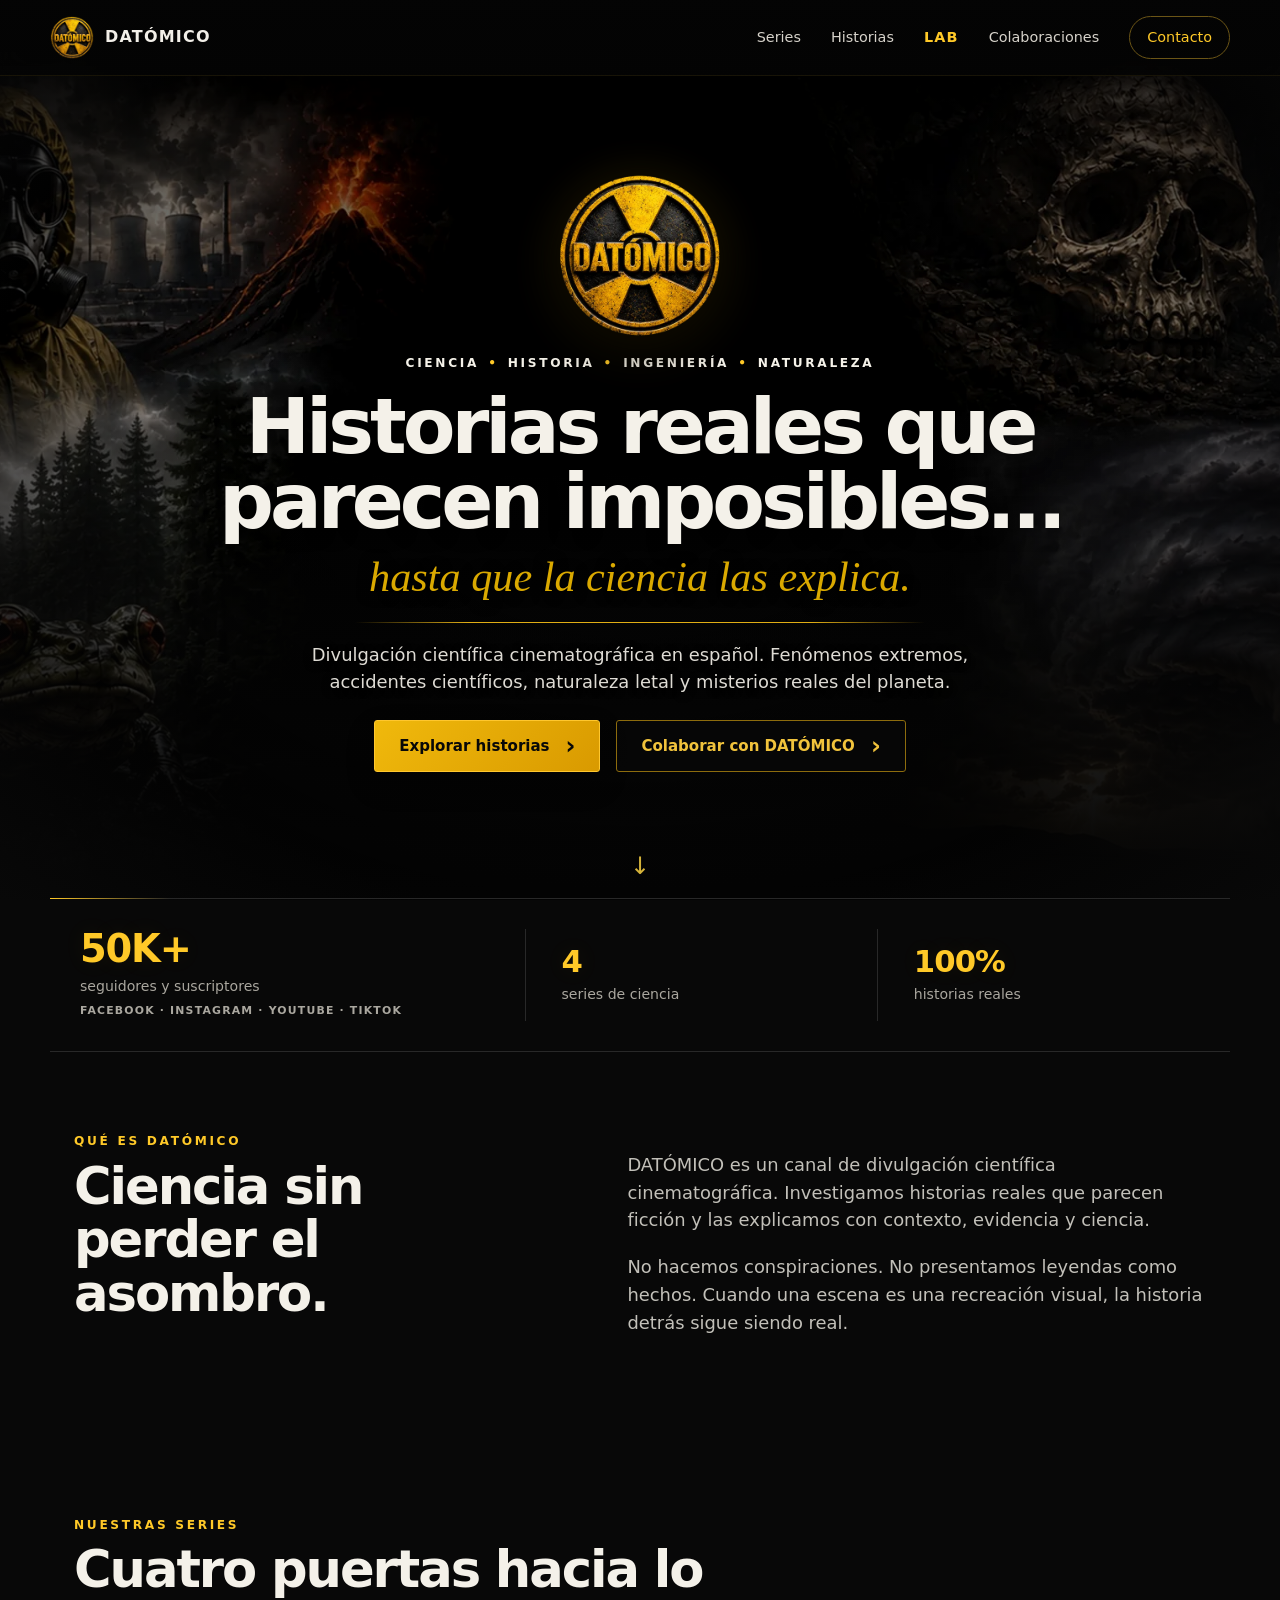
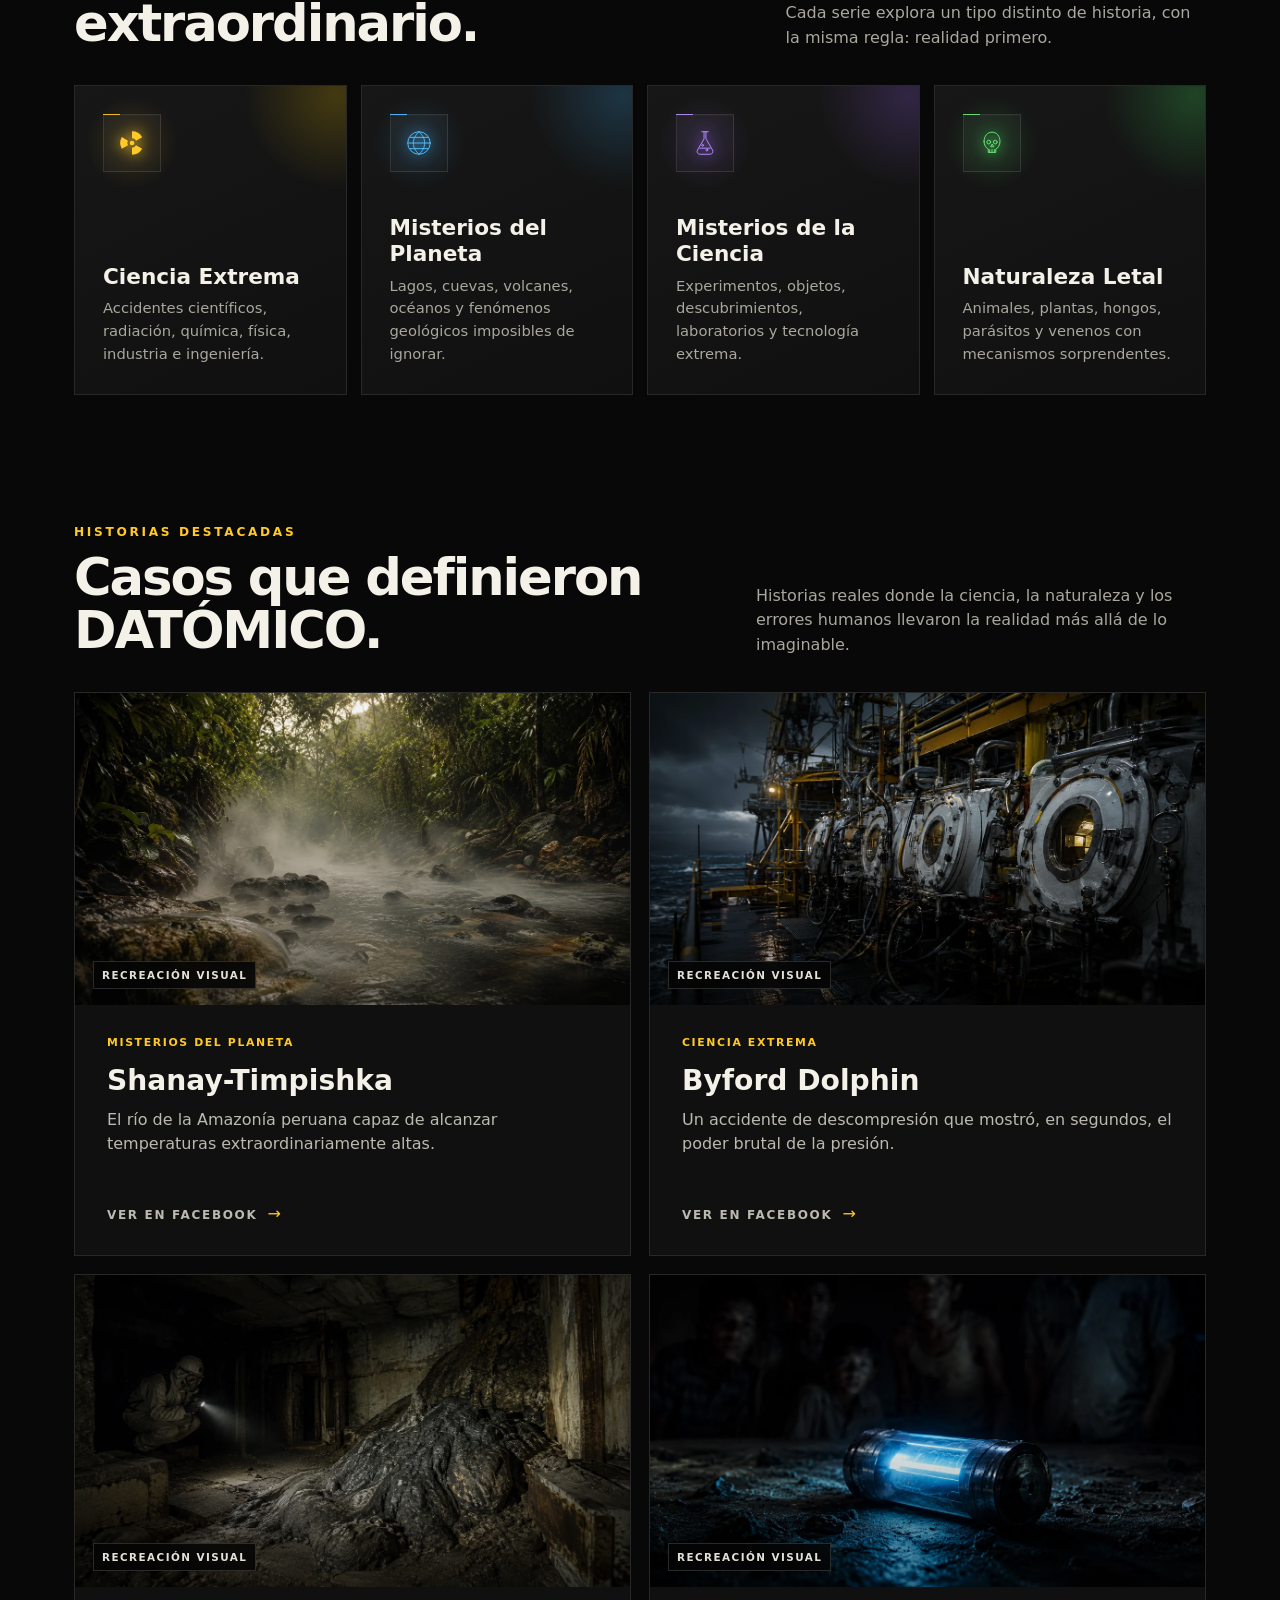
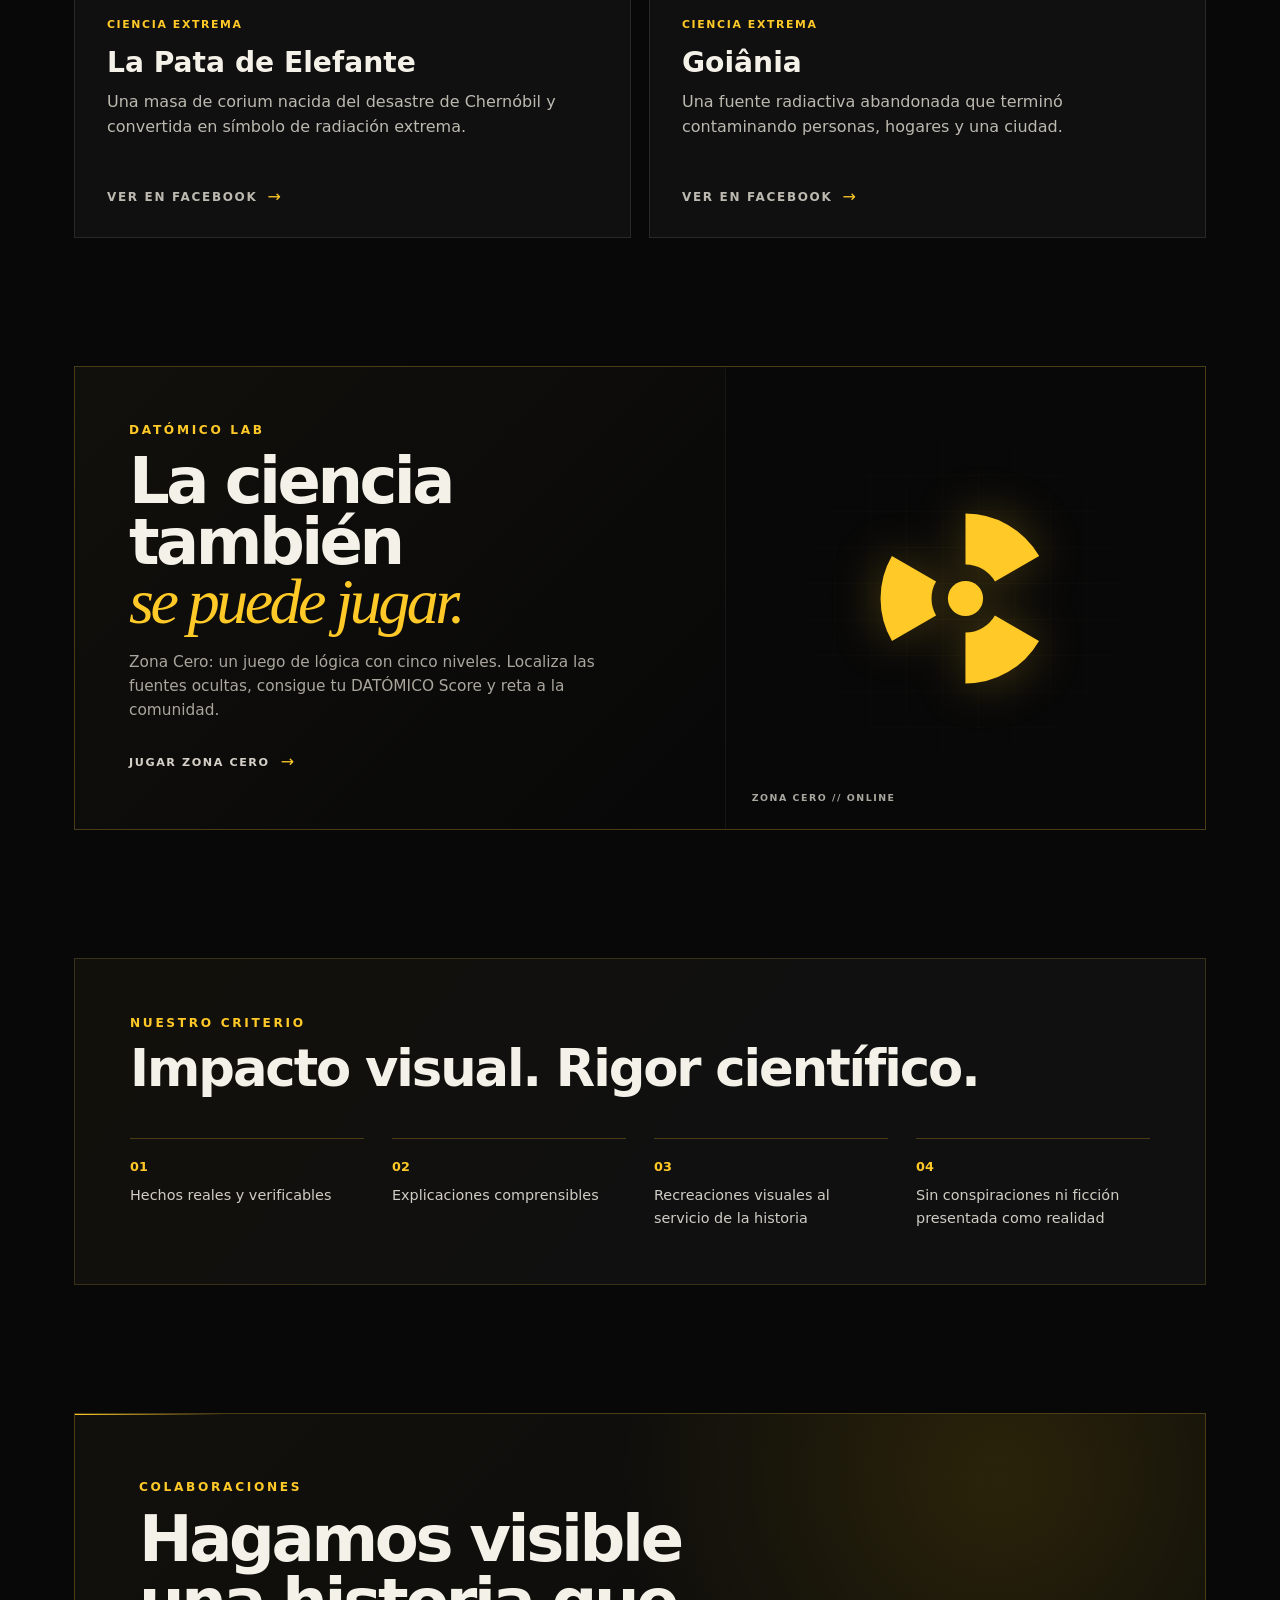
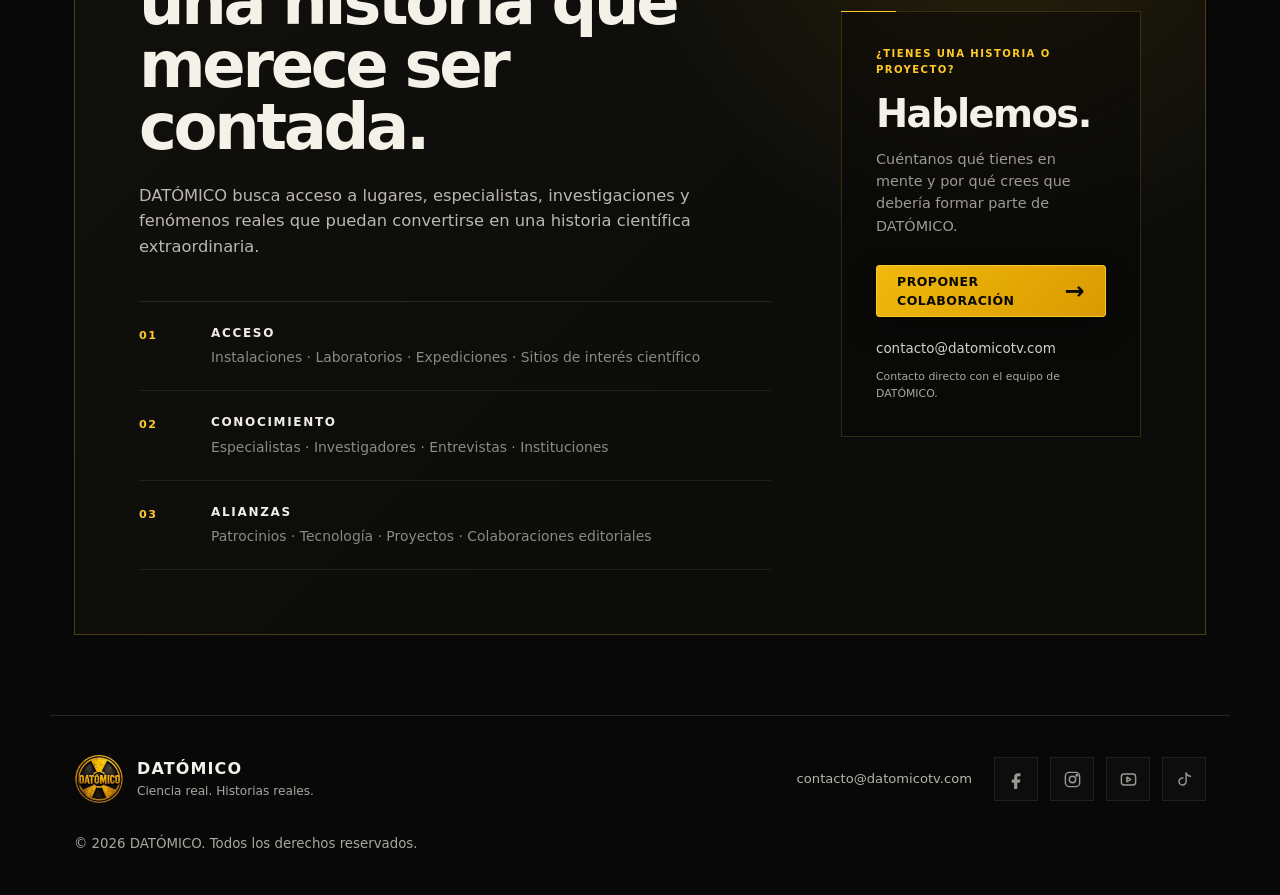
<file: index.html>
<!doctype html>
<html lang="es-MX">

<head>

  <!-- =====================================================
       CONFIGURACIÓN BÁSICA
  ====================================================== -->

  <meta charset="utf-8" />
  <meta name="viewport" content="width=device-width, initial-scale=1, viewport-fit=cover" />


  <!-- =====================================================
       GOOGLE ANALYTICS 4
  ====================================================== -->

  <script async src="https://www.googletagmanager.com/gtag/js?id=G-4RXF2WEG4E"></script>

  <script>
    window.dataLayer = window.dataLayer || [];

    function gtag() {
      dataLayer.push(arguments);
    }

    gtag('js', new Date());
    gtag('config', 'G-4RXF2WEG4E');
  </script>


  <!-- =====================================================
       STRUCTURED DATA / SCHEMA.ORG
  ====================================================== -->

  <script type="application/ld+json">
  {
    "@context": "https://schema.org",
    "@graph": [
      {
        "@type": "Organization",
        "@id": "https://datomicotv.com/#organization",
        "name": "DATÓMICO",
        "url": "https://datomicotv.com/",
        "logo": {
          "@type": "ImageObject",
          "url": "https://datomicotv.com/assets/datomico-logo.png"
        },
        "description": "Canal de divulgación científica cinematográfica en español. Historias reales que parecen imposibles, explicadas por la ciencia.",
        "email": "contacto@datomicotv.com",
        "sameAs": [
          "https://www.facebook.com/datomicotv",
          "https://www.instagram.com/datomicotv",
          "https://www.youtube.com/@DatomicoTV",
          "https://www.tiktok.com/@datomicotv"
        ]
      },
      {
        "@type": "WebSite",
        "@id": "https://datomicotv.com/#website",
        "url": "https://datomicotv.com/",
        "name": "DATÓMICO",
        "description": "Historias reales que parecen imposibles, explicadas por la ciencia.",
        "publisher": {
          "@id": "https://datomicotv.com/#organization"
        },
        "inLanguage": "es-MX"
      }
    ]
  }
  </script>


  <!-- =====================================================
       SEO
  ====================================================== -->

  <title>DATÓMICO | Ciencia, historia, ingeniería y naturaleza</title>

  <meta
    name="description"
    content="Historias reales que parecen imposibles, explicadas por la ciencia. DATÓMICO explora fenómenos extremos, ingeniería, historia y naturaleza."
  />

  <meta name="author" content="DATÓMICO" />

  <meta
    name="robots"
    content="index, follow, max-image-preview:large, max-snippet:-1, max-video-preview:-1"
  />

  <link
    rel="canonical"
    href="https://datomicotv.com/"
  />


  <!-- =====================================================
       OPEN GRAPH
       Facebook / WhatsApp / Messenger / LinkedIn
  ====================================================== -->

  <meta property="og:type" content="website" />
  <meta property="og:site_name" content="DATÓMICO" />
  <meta property="og:locale" content="es_MX" />
  <meta property="og:url" content="https://datomicotv.com/" />

  <meta
    property="og:title"
    content="Historias reales que parecen imposibles | DATÓMICO"
  />

  <meta
    property="og:description"
    content="Ciencia, historia, ingeniería y naturaleza. Historias reales explicadas por la ciencia."
  />

  <meta
    property="og:image"
    content="https://datomicotv.com/assets/og-datomico.jpg"
  />

  <meta
    property="og:image:secure_url"
    content="https://datomicotv.com/assets/og-datomico.jpg"
  />

  <meta
    property="og:image:type"
    content="image/jpeg"
  />

  <meta
    property="og:image:width"
    content="1200"
  />

  <meta
    property="og:image:height"
    content="630"
  />

  <meta
    property="og:image:alt"
    content="DATÓMICO — Historias reales que parecen imposibles, explicadas por la ciencia."
  />


  <!-- =====================================================
       X / TWITTER
  ====================================================== -->

  <meta
    name="twitter:card"
    content="summary_large_image"
  />

  <meta
    name="twitter:title"
    content="Historias reales que parecen imposibles | DATÓMICO"
  />

  <meta
    name="twitter:description"
    content="Fenómenos extremos, accidentes científicos, ingeniería y naturaleza. Historias reales explicadas por la ciencia."
  />

  <meta
    name="twitter:image"
    content="https://datomicotv.com/assets/og-datomico.jpg"
  />

  <meta
    name="twitter:image:alt"
    content="DATÓMICO — Historias reales que parecen imposibles, explicadas por la ciencia."
  />


  <!-- =====================================================
       APARIENCIA / NAVEGADOR
  ====================================================== -->

  <meta
    name="theme-color"
    content="#080808"
  />

  <link
    rel="icon"
    href="assets/favicon.png"
  />

  <link
    rel="preload"
    as="image"
    href="assets/hero-datomico-v4.webp"
    media="(min-width: 621px)"
    fetchpriority="high"
  />

  <link rel="preload" as="image" href="assets/hero-datomico-mobile.webp" media="(max-width: 620px)" fetchpriority="high" />

  <link
    rel="stylesheet"
    href="styles.css"
  />

</head>


<body>
  <a class="skip-link" href="#contenido">Saltar al contenido</a>


  <!-- =====================================================
       HEADER
  ====================================================== -->

  <header
    class="site-header"
    id="top"
  >

    <a
      class="brand"
      href="#top"
      aria-label="DATÓMICO inicio"
    >

      <img
        src="assets/datomico-logo.webp"
        width="400" height="400"
        alt="Logo DATÓMICO"
      />

      <span>
        DATÓMICO
      </span>

    </a>


    <nav class="desktop-nav" aria-label="Principal">

  <a href="#series">
    Series
  </a>

  <a href="#historias">
    Historias
  </a>

  <a
    class="nav-lab"
    href="/lab"
  >
    LAB
  </a>

  <a href="#colaboraciones">
    Colaboraciones
  </a>

  <a
    class="nav-cta"
    href="mailto:contacto@datomicotv.com"
  >
    Contacto
  </a>

</nav>
    <details class="mobile-menu">
      <summary>Menú <span aria-hidden="true">☰</span></summary>
      <nav aria-label="Principal móvil">
        <a href="#historias">Historias</a>
        <a href="#series">Series</a>
        <a class="nav-lab" href="/lab">DATÓMICO LAB</a>
        <a href="#colaboraciones">Colaboraciones</a>
        <a href="mailto:contacto@datomicotv.com">Contacto</a>
      </nav>
    </details>

  </header>


  <main id="contenido">


    <!-- =====================================================
         HERO
    ====================================================== -->

    <section class="hero">

      <div
        class="hero-media"
        aria-hidden="true"
      ></div>

      <div class="hero-overlay"></div>


      <div class="hero-content reveal">

        <img
          class="hero-logo"
          src="assets/datomico-logo.webp"
        width="400" height="400"
          alt="DATÓMICO"
        />


        <p class="eyebrow">

          CIENCIA <i>•</i>
          HISTORIA <i>•</i>
          INGENIERÍA <i>•</i>
          NATURALEZA

        </p>


        <h1>
          Historias reales que<br class="desktop-break">
          parecen imposibles…
        </h1>


        <p class="hero-line">
          hasta que la ciencia las explica.
        </p>


        <div class="hero-rule"></div>


        <p class="hero-copy">

          Divulgación científica cinematográfica en español.
          Fenómenos extremos, accidentes científicos,
          naturaleza letal y misterios reales del planeta.

        </p>


        <div class="actions">

          <a
            class="btn primary"
            href="#historias"
          >
            Explorar historias
            <span>›</span>
          </a>


          <a
            class="btn ghost"
            href="#colaboraciones"
          >
            Colaborar con DATÓMICO
            <span>›</span>
          </a>

        </div>

      </div>


      <a
        href="#manifiesto"
        class="scroll-cue"
        aria-label="Continuar"
      >
        ↓
      </a>

    </section>



    <!-- =====================================================
         MÉTRICAS / PRUEBA SOCIAL
    ====================================================== -->

    <section
      class="metrics"
      aria-label="DATÓMICO en cifras"
    >

      <div class="metric-item metric-main">

        <strong>
          50K+
        </strong>

        <span>
          seguidores y suscriptores
        </span>

        <small>
          Facebook · Instagram · YouTube · TikTok
        </small>

      </div>


      <div class="metric-item">

        <strong>
          4
        </strong>

        <span>
          series de ciencia
        </span>

      </div>


      <div class="metric-item">

        <strong>
          100%
        </strong>

        <span>
          historias reales
        </span>

      </div>

    </section>



    <!-- =====================================================
         QUÉ ES DATÓMICO
    ====================================================== -->

    <section
      class="section manifesto"
      id="manifiesto"
    >

      <div class="section-kicker">
        QUÉ ES DATÓMICO
      </div>


      <div class="manifesto-grid">

        <div>

          <h2>
            Ciencia sin perder el asombro.
          </h2>

        </div>


        <div class="body-copy">

          <p>
            DATÓMICO es un canal de divulgación científica
            cinematográfica. Investigamos historias reales
            que parecen ficción y las explicamos con contexto,
            evidencia y ciencia.
          </p>

          <p>
            No hacemos conspiraciones. No presentamos leyendas
            como hechos. Cuando una escena es una recreación visual,
            la historia detrás sigue siendo real.
          </p>

        </div>

      </div>

    </section>



    <!-- =====================================================
         SERIES
    ====================================================== -->

    <section
      class="section series"
      id="series"
    >

      <div class="section-head">

        <div>

          <div class="section-kicker">
            NUESTRAS SERIES
          </div>

          <h2>
            Cuatro puertas hacia lo extraordinario.
          </h2>

        </div>


        <p>
          Cada serie explora un tipo distinto de historia,
          con la misma regla: realidad primero.
        </p>

      </div>



      <div class="series-grid">


        <!-- =================================================
             CIENCIA EXTREMA
        ================================================== -->

        <article class="series-card accent-rad">


          <div class="series-icon series-icon-rad" aria-hidden="true">

  <svg
    xmlns="http://www.w3.org/2000/svg"
    viewBox="0 0 64 64"
    width="64"
    height="64"
  >

    <g fill="#ffc928" stroke="none">

      <circle cx="32" cy="32" r="5"></circle>

      <path
        d="M32 7
           A25 25 0 0 1 53.7 19.5
           L40.7 27
           A10 10 0 0 0 32 22
           Z">
      </path>

      <path
        d="M32 7
           A25 25 0 0 1 53.7 19.5
           L40.7 27
           A10 10 0 0 0 32 22
           Z"
        transform="rotate(120 32 32)">
      </path>

      <path
        d="M32 7
           A25 25 0 0 1 53.7 19.5
           L40.7 27
           A10 10 0 0 0 32 22
           Z"
        transform="rotate(240 32 32)">
      </path>

    </g>

  </svg>

</div>

          <h3>
            Ciencia Extrema
          </h3>


          <p>
            Accidentes científicos, radiación, química,
            física, industria e ingeniería.
          </p>

        </article>



        <!-- =================================================
             MISTERIOS DEL PLANETA
        ================================================== -->

        <article class="series-card accent-earth">


          <div
            class="series-icon series-icon-earth"
            aria-hidden="true"
          >

            <svg
              viewBox="0 0 64 64"
              focusable="false"
            >

              <circle
                cx="32"
                cy="32"
                r="24"
              ></circle>

              <path
                d="M8 32h48"
              ></path>

              <path
                d="M32 8
                   c8 7 12 15 12 24
                   S40 49 32 56"
              ></path>

              <path
                d="M32 8
                   c-8 7-12 15-12 24
                   s4 17 12 24"
              ></path>

              <path
                d="M13 20h38"
              ></path>

              <path
                d="M13 44h38"
              ></path>

            </svg>

          </div>


          <h3>
            Misterios del Planeta
          </h3>


          <p>
            Lagos, cuevas, volcanes, océanos y fenómenos
            geológicos imposibles de ignorar.
          </p>

        </article>



        <!-- =================================================
             MISTERIOS DE LA CIENCIA
        ================================================== -->

        <article class="series-card accent-lab">


          <div
            class="series-icon series-icon-lab"
            aria-hidden="true"
          >

            <svg
              viewBox="0 0 64 64"
              focusable="false"
            >

              <path
                d="M25 8h14"
              ></path>

              <path
                d="M30 8
                   v15
                   L16 47
                   a6 6 0 0 0 5 9
                   h22
                   a6 6 0 0 0 5-9
                   L34 23
                   V8"
              ></path>

              <path
                d="M21 43h22"
              ></path>

              <circle
                cx="27"
                cy="37"
                r="2"
              ></circle>

              <circle
                cx="36"
                cy="47"
                r="2"
              ></circle>

            </svg>

          </div>


          <h3>
            Misterios de la Ciencia
          </h3>


          <p>
            Experimentos, objetos, descubrimientos,
            laboratorios y tecnología extrema.
          </p>

        </article>



        <!-- =================================================
             NATURALEZA LETAL
        ================================================== -->

        <article class="series-card accent-nature">


          <div class="series-icon series-icon-nature" aria-hidden="true">

  <svg
    xmlns="http://www.w3.org/2000/svg"
    viewBox="0 0 64 64"
    width="64"
    height="64"
    fill="none"
    stroke="#6de979"
    stroke-width="2.5"
    stroke-linecap="round"
    stroke-linejoin="round"
  >

    <path
      d="M15 29
         C15 17 22 9 32 9
         C42 9 49 17 49 29
         C49 37 45 42 40 45
         V52
         H24
         V45
         C19 42 15 37 15 29Z">
    </path>

    <circle cx="25" cy="30" r="4"></circle>
    <circle cx="39" cy="30" r="4"></circle>

    <path d="M32 35L29 40H35Z"></path>

    <path d="M27 46V52"></path>
    <path d="M32 46V52"></path>
    <path d="M37 46V52"></path>

  </svg>

</div>


          <h3>
            Naturaleza Letal
          </h3>


          <p>
            Animales, plantas, hongos, parásitos
            y venenos con mecanismos sorprendentes.
          </p>

        </article>

      </div>

    </section>



    <!-- =====================================================
         HISTORIAS DESTACADAS
    ====================================================== -->

    <section
  class="section stories"
  id="historias"
>

  <div class="section-head">

    <div>

      <div class="section-kicker">
        HISTORIAS DESTACADAS
      </div>

      <h2>
        Casos que definieron DATÓMICO.
      </h2>

    </div>

    <p>
      Historias reales donde la ciencia, la naturaleza
      y los errores humanos llevaron la realidad
      más allá de lo imaginable.
    </p>

  </div>


  <div class="story-grid">


    <!-- SHANAY-TIMPISHKA -->

    <a
      class="story-card"
      href="https://www.facebook.com/share/r/19UpPiUXyn/"
      target="_blank"
      rel="noopener noreferrer"
      aria-label="Ver episodio de Shanay-Timpishka en Facebook"
    >

      <div class="story-image">

        <img
          src="assets/story-shanay-timpishka.webp"
          alt="Recreación visual del río Shanay-Timpishka en la Amazonía peruana"
          width="1200"
          height="675"
          loading="lazy"
          decoding="async"
        />

        <span class="story-recreation">
          RECREACIÓN VISUAL
        </span>

      </div>

      <div class="story-content">

        <span class="tag">
          MISTERIOS DEL PLANETA
        </span>

        <h3>
          Shanay-Timpishka
        </h3>

        <p>
          El río de la Amazonía peruana capaz de alcanzar
          temperaturas extraordinariamente altas.
        </p>

        <span class="story-link">
          VER EN FACEBOOK <b>→</b>
        </span>

      </div>

    </a>


    <!-- BYFORD DOLPHIN -->

    <a
      class="story-card"
      href="https://www.facebook.com/share/r/1MUcRkQaYi/"
      target="_blank"
      rel="noopener noreferrer"
      aria-label="Ver episodio de Byford Dolphin en Facebook"
    >

      <div class="story-image">

        <img
          src="assets/story-byford-dolphin.webp"
          alt="Recreación visual de instalaciones de buceo de saturación offshore"
          width="1200"
          height="675"
          loading="lazy"
          decoding="async"
        />

        <span class="story-recreation">
          RECREACIÓN VISUAL
        </span>

      </div>

      <div class="story-content">

        <span class="tag">
          CIENCIA EXTREMA
        </span>

        <h3>
          Byford Dolphin
        </h3>

        <p>
          Un accidente de descompresión que mostró,
          en segundos, el poder brutal de la presión.
        </p>

        <span class="story-link">
          VER EN FACEBOOK <b>→</b>
        </span>

      </div>

    </a>


    <!-- PATA DE ELEFANTE -->

    <a
      class="story-card"
      href="https://www.facebook.com/share/r/16KiVLxqh7F/"
      target="_blank"
      rel="noopener noreferrer"
      aria-label="Ver episodio de La Pata de Elefante en Facebook"
    >

      <div class="story-image">

        <img
          src="assets/story-pata-elefante.webp"
          alt="Recreación visual de la Pata de Elefante en Chernóbil"
          width="1200"
          height="675"
          loading="lazy"
          decoding="async"
        />

        <span class="story-recreation">
          RECREACIÓN VISUAL
        </span>

      </div>

      <div class="story-content">

        <span class="tag">
          CIENCIA EXTREMA
        </span>

        <h3>
          La Pata de Elefante
        </h3>

        <p>
          Una masa de corium nacida del desastre de
          Chernóbil y convertida en símbolo de
          radiación extrema.
        </p>

        <span class="story-link">
          VER EN FACEBOOK <b>→</b>
        </span>

      </div>

    </a>


    <!-- GOIÂNIA -->

    <a
      class="story-card"
      href="https://www.facebook.com/share/r/19kb1Qkf4d/"
      target="_blank"
      rel="noopener noreferrer"
      aria-label="Ver episodio del accidente radiológico de Goiânia en Facebook"
    >

      <div class="story-image">

        <img
          src="assets/story-goiania.webp"
          alt="Recreación visual inspirada en el accidente radiológico de Goiânia"
          width="1200"
          height="675"
          loading="lazy"
          decoding="async"
        />

        <span class="story-recreation">
          RECREACIÓN VISUAL
        </span>

      </div>

      <div class="story-content">

        <span class="tag">
          CIENCIA EXTREMA
        </span>

        <h3>
          Goiânia
        </h3>

        <p>
          Una fuente radiactiva abandonada que terminó
          contaminando personas, hogares y una ciudad.
        </p>

        <span class="story-link">
          VER EN FACEBOOK <b>→</b>
        </span>

      </div>

    </a>

  </div>

</section>

    <!-- =====================================================
     DATÓMICO LAB
====================================================== -->

<section
  class="section lab-teaser"
  id="lab"
>

  <a
    class="lab-teaser-card"
    href="/lab"
    aria-label="Entrar a DATÓMICO LAB"
  >

    <div class="lab-teaser-copy">

      <div class="section-kicker">
        DATÓMICO LAB
      </div>

      <h2>
        La ciencia también
        <em>se puede jugar.</em>
      </h2>

      <p>
        Zona Cero: un juego de lógica con cinco niveles. Localiza las fuentes
        ocultas, consigue tu DATÓMICO Score y reta a la comunidad.
      </p>

      <span class="lab-teaser-cta">
        JUGAR ZONA CERO <b>→</b>
      </span>

    </div>


    <div
      class="lab-teaser-visual"
      aria-hidden="true"
    >

      <span class="lab-grid"></span>

      <svg
        class="lab-rad"
        viewBox="0 0 64 64"
      >

        <circle
          cx="32"
          cy="32"
          r="5.5"
        ></circle>

        <path
          d="M32 5.5A26.5 26.5 0 0 1 55 18.75L41.2 26.7A10.6 10.6 0 0 0 32 21.4Z"
        ></path>

        <path
          d="M32 5.5A26.5 26.5 0 0 1 55 18.75L41.2 26.7A10.6 10.6 0 0 0 32 21.4Z"
          transform="rotate(120 32 32)"
        ></path>

        <path
          d="M32 5.5A26.5 26.5 0 0 1 55 18.75L41.2 26.7A10.6 10.6 0 0 0 32 21.4Z"
          transform="rotate(240 32 32)"
        ></path>

      </svg>

      <span class="lab-teaser-status">
        ZONA CERO // ONLINE
      </span>

    </div>

  </a>

</section>

    <!-- =====================================================
         NUESTRO CRITERIO
    ====================================================== -->

    <section class="section standards">

      <div class="standards-panel">


        <div class="section-kicker">
          NUESTRO CRITERIO
        </div>


        <h2>
          Impacto visual. Rigor científico.
        </h2>


        <div class="standards-grid">


          <div>

            <strong>
              01
            </strong>

            <span>
              Hechos reales y verificables
            </span>

          </div>


          <div>

            <strong>
              02
            </strong>

            <span>
              Explicaciones comprensibles
            </span>

          </div>


          <div>

            <strong>
              03
            </strong>

            <span>
              Recreaciones visuales al servicio
              de la historia
            </span>

          </div>


          <div>

            <strong>
              04
            </strong>

            <span>
              Sin conspiraciones ni ficción presentada
              como realidad
            </span>

          </div>

        </div>

      </div>

    </section>



    <!-- =====================================================
         COLABORACIONES
    ====================================================== -->

    <section
  class="section collab"
  id="colaboraciones"
>

  <div class="collab-card">

    <div class="collab-main">

      <div class="section-kicker">
        COLABORACIONES
      </div>

      <h2>
        Hagamos visible una historia
        que merece ser contada.
      </h2>

      <p class="collab-intro">
        DATÓMICO busca acceso a lugares, especialistas,
        investigaciones y fenómenos reales que puedan
        convertirse en una historia científica extraordinaria.
      </p>


      <div class="collab-categories">

        <div class="collab-category">

          <span class="collab-number">
            01
          </span>

          <div>
            <strong>ACCESO</strong>

            <p>
              Instalaciones · Laboratorios · Expediciones ·
              Sitios de interés científico
            </p>
          </div>

        </div>


        <div class="collab-category">

          <span class="collab-number">
            02
          </span>

          <div>
            <strong>CONOCIMIENTO</strong>

            <p>
              Especialistas · Investigadores · Entrevistas ·
              Instituciones
            </p>
          </div>

        </div>


        <div class="collab-category">

          <span class="collab-number">
            03
          </span>

          <div>
            <strong>ALIANZAS</strong>

            <p>
              Patrocinios · Tecnología · Proyectos ·
              Colaboraciones editoriales
            </p>
          </div>

        </div>

      </div>

    </div>


    <aside class="collab-contact">

      <span class="collab-contact-kicker">
        ¿TIENES UNA HISTORIA O PROYECTO?
      </span>

      <h3>
        Hablemos.
      </h3>

      <p>
        Cuéntanos qué tienes en mente y por qué crees que
        debería formar parte de DATÓMICO.
      </p>

      <a
        class="btn primary collab-button"
        href="mailto:contacto@datomicotv.com?subject=Propuesta%20de%20colaboración%20para%20DATÓMICO"
      >
        PROPONER COLABORACIÓN
        <span>→</span>
      </a>

      <a
        class="collab-email"
        href="mailto:contacto@datomicotv.com"
      >
        contacto@datomicotv.com
      </a>

      <small>
        Contacto directo con el equipo de DATÓMICO.
      </small>

    </aside>

  </div>

</section>
  </main>



  <!-- =====================================================
       FOOTER
  ====================================================== -->

  <footer>

  <div class="footer-brand">

    <img
      src="assets/datomico-logo.webp"
        width="400" height="400"
      alt="Logo DATÓMICO"
    />

    <div>
      <strong>DATÓMICO</strong>
      <span>Ciencia real. Historias reales.</span>
    </div>

  </div>


  <div class="footer-links">

    <a
      class="footer-email"
      href="mailto:contacto@datomicotv.com"
    >
      contacto@datomicotv.com
    </a>


    <div class="social-icons">

      <a
        href="https://www.facebook.com/datomicotv"
        target="_blank"
        rel="noopener noreferrer"
        aria-label="Facebook de DATÓMICO"
      >
        <svg viewBox="0 0 24 24" aria-hidden="true">
          <path d="M14 8h3V4h-3c-3 0-5 2-5 5v3H6v4h3v8h4v-8h3l1-4h-4V9c0-.7.3-1 1-1Z"></path>
        </svg>
      </a>


      <a
        href="https://www.instagram.com/datomicotv"
        target="_blank"
        rel="noopener noreferrer"
        aria-label="Instagram de DATÓMICO"
      >
        <svg viewBox="0 0 24 24" aria-hidden="true">
          <rect x="3" y="3" width="18" height="18" rx="5"></rect>
          <circle cx="12" cy="12" r="4"></circle>
          <circle cx="17.5" cy="6.5" r="1"></circle>
        </svg>
      </a>


      <a
        href="https://www.youtube.com/@DatomicoTV"
        target="_blank"
        rel="noopener noreferrer"
        aria-label="YouTube de DATÓMICO"
      >
        <svg viewBox="0 0 24 24" aria-hidden="true">
          <path d="M21 8.5c0-2-1.5-3.5-3.5-3.5h-11C4.5 5 3 6.5 3 8.5v7C3 17.5 4.5 19 6.5 19h11c2 0 3.5-1.5 3.5-3.5Z"></path>
          <path d="m10 9 5 3-5 3Z"></path>
        </svg>
      </a>


      <a
        href="https://www.tiktok.com/@datomicotv"
        target="_blank"
        rel="noopener noreferrer"
        aria-label="TikTok de DATÓMICO"
      >
        <svg viewBox="0 0 24 24" aria-hidden="true">
          <path d="M14 4v10.5a4.5 4.5 0 1 1-4-4.47"></path>
          <path d="M14 4c1.2 2.5 3.1 3.8 5.5 4"></path>
        </svg>
      </a>

    </div>

  </div>


  <small>
    © <span id="year"></span>
    DATÓMICO. Todos los derechos reservados.
  </small>

</footer>


  <!-- =====================================================
       JAVASCRIPT
  ====================================================== -->

  <script src="script.js"></script>


</body>

</html>
</file>
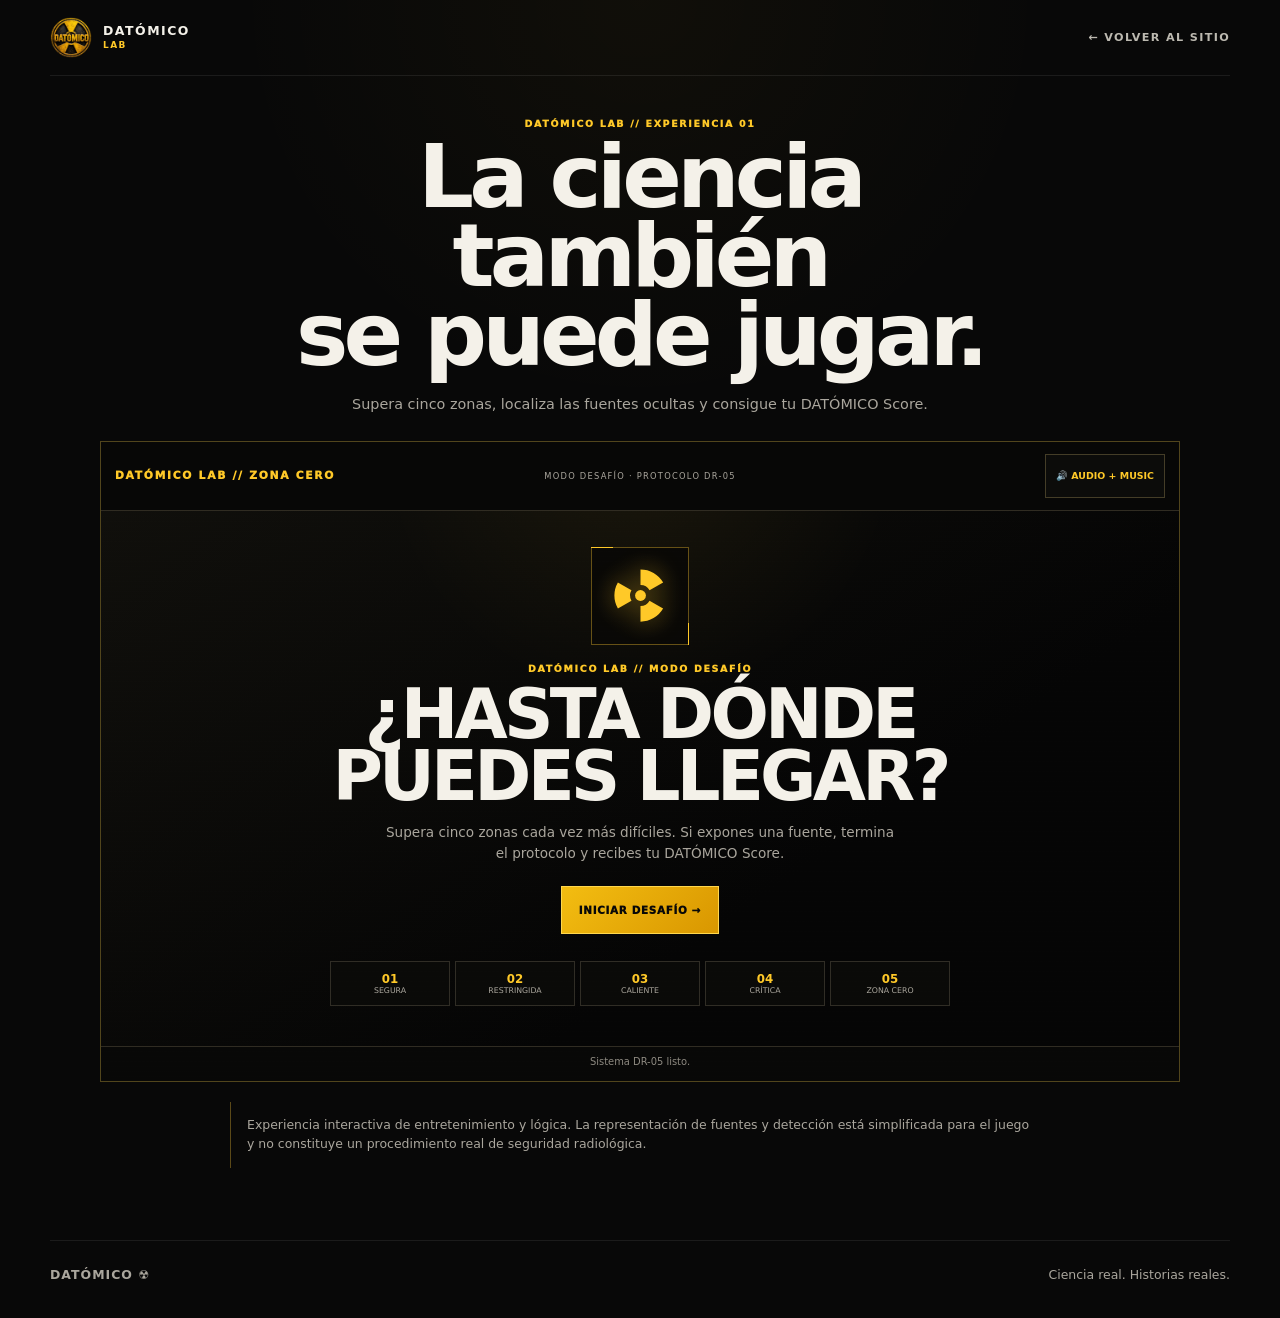
<file: lab/index.html>
<!doctype html>
<html lang="es-MX">
<head>
  <meta charset="utf-8">
  <meta name="viewport" content="width=device-width,initial-scale=1,viewport-fit=cover">
  <title>DATÓMICO LAB | Zona Cero</title>
  <meta name="description" content="DATÓMICO LAB — Zona Cero. Supera cinco zonas de contaminación, localiza las fuentes ocultas y consigue tu DATÓMICO Score.">
  <meta name="robots" content="index,follow,max-image-preview:large">
  <meta name="theme-color" content="#080808">
  <link rel="canonical" href="https://datomicotv.com/lab">
  <link rel="icon" href="../assets/favicon.png">

  <meta property="og:type" content="website">
  <meta property="og:site_name" content="DATÓMICO">
  <meta property="og:locale" content="es_MX">
  <meta property="og:url" content="https://datomicotv.com/lab">
  <meta property="og:title" content="DATÓMICO LAB — Zona Cero">
  <meta property="og:description" content="¿Hasta dónde puedes llegar? Supera cinco niveles, consigue tu DATÓMICO Score y reta a la comunidad.">
  <meta property="og:image" content="https://datomicotv.com/assets/og-datomico.jpg">

  <meta name="twitter:card" content="summary_large_image">
  <meta name="twitter:title" content="DATÓMICO LAB — Zona Cero">
  <meta name="twitter:description" content="Supera cinco niveles y reta a la comunidad DATÓMICO.">
  <meta name="twitter:image" content="https://datomicotv.com/assets/og-datomico.jpg">

  <!-- Google Analytics 4 -->
  <script async src="https://www.googletagmanager.com/gtag/js?id=G-4RXF2WEG4E"></script>
  <script>
    window.dataLayer = window.dataLayer || [];
    function gtag(){dataLayer.push(arguments);}
    gtag('js', new Date());
    gtag('config', 'G-4RXF2WEG4E');
  </script>

  <style>
    :root{
      --site-bg:#080808;
      --site-text:#f4f1e9;
      --site-muted:#8f8b82;
      --site-gold:#ffc928;
      --site-line:rgba(255,255,255,.08);
      --site-max:1180px;
    }
    *{box-sizing:border-box}
    html{background:#080808;color-scheme:dark}
    body{
      margin:0;
      min-height:100vh;
      background:
        radial-gradient(circle at 50% 0,rgba(255,201,40,.035),transparent 28%),
        #080808;
      color:var(--site-text);
      font-family:Inter,ui-sans-serif,system-ui,-apple-system,BlinkMacSystemFont,"Segoe UI",sans-serif;
    }
    a{color:inherit;text-decoration:none}
    .site-header{
      width:min(calc(100% - 32px),var(--site-max));
      min-height:76px;
      margin:0 auto;
      display:flex;
      align-items:center;
      justify-content:space-between;
      gap:20px;
      border-bottom:1px solid var(--site-line);
    }
    .site-brand{
      display:flex;
      align-items:center;
      gap:11px;
    }
    .site-brand img{
      width:42px;
      height:42px;
      object-fit:contain;
      display:block;
    }
    .site-brand-copy{
      display:flex;
      flex-direction:column;
      line-height:1.1;
    }
    .site-brand-copy strong{
      font-size:.78rem;
      letter-spacing:.12em;
    }
    .site-brand-copy span{
      margin-top:3px;
      color:var(--site-gold);
      font-size:.56rem;
      font-weight:900;
      letter-spacing:.16em;
    }
    .site-back{
      color:#88847c;
      font-size:.61rem;
      font-weight:850;
      letter-spacing:.12em;
      transition:color .2s ease;
    }
    .site-back:hover{color:var(--site-gold)}
    .page{
      width:min(calc(100% - 24px),1080px);
      margin:0 auto;
      padding:42px 0 72px;
    }
    .page-intro{
      max-width:760px;
      margin:0 auto 26px;
      text-align:center;
    }
    .page-intro .eyebrow{
      color:var(--site-gold);
      font-size:.59rem;
      font-weight:950;
      letter-spacing:.18em;
      margin-bottom:8px;
    }
    .page-intro h1{
      margin:0;
      font-size:clamp(2.6rem,7vw,5.5rem);
      line-height:.9;
      letter-spacing:-.055em;
    }
    .page-intro p{
      max-width:620px;
      margin:18px auto 0;
      color:#aaa69d;
      font-size:.9rem;
      line-height:1.55;
    }
    .disclaimer{
      max-width:820px;
      margin:20px auto 0;
      padding:14px 16px;
      border-left:1px solid #5b4918;
      color:#706c64;
      font-size:.68rem;
      line-height:1.5;
    }
    .site-footer{
      width:min(calc(100% - 32px),var(--site-max));
      margin:0 auto;
      padding:26px 0 36px;
      border-top:1px solid var(--site-line);
      display:flex;
      align-items:center;
      justify-content:space-between;
      gap:16px;
      color:#6f6b63;
      font-size:.64rem;
    }
    .site-footer strong{color:#aaa69d;letter-spacing:.08em}
    @media(max-width:720px){
      .site-header{width:min(calc(100% - 20px),var(--site-max));min-height:66px}
      .site-brand img{width:36px;height:36px}
      .site-back{font-size:.52rem}
      .page{width:min(calc(100% - 10px),1080px);padding:28px 0 50px}
      .page-intro{padding:0 10px}
      .site-footer{width:min(calc(100% - 20px),var(--site-max));flex-direction:column;align-items:flex-start}
    }

    /* ===============================
       DATÓMICO LAB — V10.2 APPROVED
    =============================== */
    #dz102{--y:#ffc928;--yd:#896b16;--ln:#353127;--tx:#f4f1e9;--mu:#918d84;--rd:#e55c46;--gn:#7ed17a;font-family:Inter,system-ui,sans-serif;color:var(--tx)}
    #dz102 *{box-sizing:border-box}#dz102 button,#dz102 a,#dz102 textarea{font:inherit}
    #dz102 .machine{position:relative;overflow:hidden;border:1px solid #51451c;background:radial-gradient(circle at 50% 0,rgba(255,201,40,.06),transparent 31%),linear-gradient(145deg,#11100c,#050505 66%)}
    #dz102 .lines{position:absolute;inset:0;z-index:30;pointer-events:none;opacity:.4;background:repeating-linear-gradient(to bottom,transparent 0,transparent 4px,rgba(255,255,255,.011) 5px)}
    #dz102 .top{position:relative;z-index:31;display:grid;grid-template-columns:1fr auto 1fr;align-items:center;gap:10px;padding:12px 14px;border-bottom:1px solid #302c22;background:#070706}
    #dz102 .brand{color:var(--y);font-size:.67rem;font-weight:950;letter-spacing:.16em}#dz102 .proto{text-align:center;color:#68645d;font-size:.52rem;letter-spacing:.15em}#dz102 .audio{justify-self:end;min-height:38px;padding:0 10px;border:1px solid #443d27;background:#0c0c0a;color:var(--y);font-size:.59rem;font-weight:900;cursor:pointer}
    #dz102 .screen{display:none;position:relative;z-index:2}#dz102 .screen.active{display:block}#dz102 .intro,#dz102 .final{padding:36px 20px 40px;text-align:center}
    #dz102 .symbol{width:98px;height:98px;margin:0 auto 18px;display:grid;place-items:center;position:relative;border:1px solid #665116;background:radial-gradient(circle,rgba(255,201,40,.07),transparent 65%),#090806}#dz102 .symbol:before,#dz102 .symbol:after{content:"";position:absolute;background:var(--y)}#dz102 .symbol:before{width:22px;height:1px;left:-1px;top:-1px}#dz102 .symbol:after{width:1px;height:22px;right:-1px;bottom:-1px}#dz102 .symbol svg{width:63px;height:63px;fill:var(--y);filter:drop-shadow(0 0 12px rgba(255,201,40,.34))}
    #dz102 .kick{color:var(--y);font-size:.59rem;font-weight:950;letter-spacing:.18em;margin-bottom:9px}#dz102 h2{font-size:clamp(2.25rem,7vw,4.3rem);line-height:.91;letter-spacing:-.055em;margin:0 0 14px}#dz102 .intro>p,#dz102 .final>p{max-width:60ch;margin:0 auto 22px;color:#aaa69d;font-size:.85rem;line-height:1.55}
    #dz102 .primary,#dz102 .secondary,#dz102 .facebook,#dz102 .save{min-height:48px;padding:0 17px;display:inline-flex;align-items:center;justify-content:center;border:1px solid;font-size:.65rem;font-weight:950;letter-spacing:.065em;cursor:pointer;text-decoration:none}#dz102 .primary{border-color:#ffd74e;background:linear-gradient(135deg,#f3bd11,#d99700);color:#080808}#dz102 .secondary{border-color:#464239;background:#0c0c0a;color:#c9c5bb}#dz102 .facebook{border-color:#755e1a;background:#11100c;color:var(--y)}#dz102 .save{border-color:#426144;background:#0b120b;color:var(--gn)}
    #dz102 .levels{max-width:620px;margin:27px auto 0;display:grid;grid-template-columns:repeat(5,1fr);gap:5px}#dz102 .lv{padding:10px 4px;border:1px solid #302d25;background:#0a0a08}#dz102 .lv b{display:block;color:var(--y);font-size:.74rem}#dz102 .lv span{display:block;color:#716d65;font-size:.49rem}
    #dz102 .hud{display:grid;grid-template-columns:repeat(5,1fr);border-bottom:1px solid #302c22;background:#080807}#dz102 .hb{padding:10px 11px;border-right:1px solid #302c22;min-width:0}#dz102 .hb:last-child{border-right:0}#dz102 .label{color:#69655e;font-size:.47rem;letter-spacing:.14em;margin-bottom:3px}#dz102 .value{font-size:.84rem;font-weight:950;font-variant-numeric:tabular-nums}#dz102 .gold{color:var(--y)}
    #dz102 .progress{height:3px;background:#171611}#dz102 .progress span{display:block;height:100%;background:linear-gradient(90deg,var(--yd),var(--y));transition:width .3s}
    #dz102 .layout{display:grid;grid-template-columns:minmax(0,1fr) 205px}#dz102 .bz{padding:18px;background:radial-gradient(circle at center,rgba(255,201,40,.025),transparent 56%),#040404;min-width:0}#dz102 .lh{text-align:center;margin-bottom:10px}#dz102 .lh strong{display:block;font-size:.68rem;letter-spacing:.15em}#dz102 .lh span{color:#716d65;font-size:.55rem;letter-spacing:.09em}
    #dz102 .frame{position:relative;max-width:620px;margin:0 auto;padding:14px;border:1px solid #4a4021;background:linear-gradient(145deg,#15140f,#090908);box-shadow:0 14px 35px rgba(0,0,0,.25)}#dz102 .frame:before,#dz102 .frame:after{content:"";position:absolute;width:22px;height:22px;pointer-events:none}#dz102 .frame:before{left:8px;top:8px;border-left:2px solid var(--yd);border-top:2px solid var(--yd)}#dz102 .frame:after{right:8px;bottom:8px;border-right:2px solid var(--yd);border-bottom:2px solid var(--yd)}
    #dz102 .board{--sz:8;display:grid;grid-template-columns:repeat(var(--sz),minmax(0,1fr));gap:3px;width:100%;padding:4px;border:1px solid #29261c;background:#050505}
    #dz102 .cell{aspect-ratio:1/1;width:100%;min-width:0;min-height:0;padding:0;display:grid;place-items:center;border:1px solid #38352c;background:linear-gradient(145deg,#1b1a16,#11110e 55%,#0c0c0a);box-shadow:inset 1px 1px rgba(255,255,255,.025),inset -2px -2px rgba(0,0,0,.45);color:#ddd9cf;font-weight:950;font-size:clamp(.72rem,2.15vw,1.12rem);line-height:1;cursor:pointer;user-select:none}
    #dz102 .cell.revealed{cursor:default;background:#070707;border-color:#24221c;box-shadow:inset 0 0 10px #000}#dz102 .cell.flagged{color:var(--y);border-color:#624e15;background:radial-gradient(circle,rgba(255,201,40,.1),transparent 68%),#11100b;font-size:clamp(1rem,2.8vw,1.45rem);font-weight:950;text-shadow:0 0 8px rgba(255,201,40,.28)}#dz102 .cell.mine{color:var(--rd);border-color:#613128;background:radial-gradient(circle,rgba(229,92,70,.23),#080808 70%)}#dz102 .cell.secured{color:var(--gn);border-color:#355c35;background:radial-gradient(circle,rgba(126,209,122,.22),#080808 70%);animation:secure .5s ease}#dz102 .cell svg{width:62%;height:62%;fill:currentColor;filter:drop-shadow(0 0 7px currentColor)}@keyframes secure{0%{transform:scale(.72);opacity:.2}60%{transform:scale(1.1)}100%{transform:scale(1);opacity:1}}#dz102 .n1{color:#66d1ff}#dz102 .n2{color:#80d27a}#dz102 .n3{color:#ffc928}#dz102 .n4{color:#ff9d58}#dz102 .n5,#dz102 .n6,#dz102 .n7,#dz102 .n8{color:#e55b45}
    #dz102 .review{display:none;margin-top:12px;padding:18px 14px;border:1px solid rgba(126,209,122,.3);background:rgba(126,209,122,.035);text-align:center}#dz102 .review.show{display:block}#dz102 .review.fail{border-color:rgba(229,92,70,.38);background:rgba(229,92,70,.04)}#dz102 .review strong{display:block;color:var(--gn);font-size:.76rem;letter-spacing:.14em}#dz102 .review.fail strong{color:var(--rd)}#dz102 .review p{max-width:55ch;margin:7px auto 15px;color:#99958c;font-size:.65rem}#dz102 .ra{display:flex;justify-content:center;align-items:center;gap:7px;flex-wrap:wrap}#dz102 .ra button{height:52px;padding:0 26px;display:inline-flex;align-items:center;justify-content:center;border:1px solid #665217;background:#171409;color:var(--y);font-size:.61rem;font-weight:900;line-height:1;letter-spacing:.04em;cursor:pointer}#dz102 .ra .dark{border-color:#464239;background:#0c0c0a;color:#bbb7ae}
    #dz102 .side{border-left:1px solid #302c22;padding:17px;background:linear-gradient(#0a0a09,#070706);display:flex;flex-direction:column;gap:14px}#dz102 .side h3{margin:0;font-size:1.02rem}#dz102 .side p{margin:0;color:#918d84;font-size:.69rem;line-height:1.48}#dz102 .scanner{padding:12px;border:1px solid #302e27;background:#0b0b09}#dz102 .bars{display:flex;gap:3px;margin-top:8px}#dz102 .bars i{height:5px;flex:1;background:#26241e}#dz102 .bars i.on{background:#705a19}#dz102 .music{margin-top:7px;color:#706c63;font-size:.55rem}#dz102 .mbox{padding:12px 0;border-top:1px solid #302c22;border-bottom:1px solid #302c22}#dz102 .modes{display:grid;grid-template-columns:1fr 1fr;gap:6px;margin-top:7px}#dz102 .mode{min-height:42px;border:1px solid #39362f;background:#11110f;color:#aaa69e;font-size:.61rem;font-weight:900;cursor:pointer}#dz102 .mode.active{border-color:#786017;color:var(--y);background:#171409}
    #dz102 .status{position:relative;z-index:2;min-height:35px;padding:9px 12px;border-top:1px solid #302c22;background:#080807;text-align:center;color:#8d8980;font-size:.62rem}#dz102 .status.warn{color:var(--y)}#dz102 .status.safe{color:var(--gn)}#dz102 .status.danger{color:var(--rd)}
    #dz102 .card{max-width:520px;margin:20px auto;padding:27px 24px;position:relative;overflow:hidden;border:1px solid #665217;background:radial-gradient(circle at 85% 15%,rgba(255,201,40,.13),transparent 30%),linear-gradient(145deg,#11100c,#050505);text-align:left}#dz102 .card:after{content:"☢";position:absolute;right:-15px;bottom:-52px;font-size:10rem;color:rgba(255,201,40,.045)}#dz102 .cardbrand{color:var(--y);font-size:.61rem;font-weight:950;letter-spacing:.17em}#dz102 .tiny{margin-top:19px;color:#77736a;font-size:.54rem;letter-spacing:.14em}#dz102 .reached{font-size:clamp(3rem,10vw,4.8rem);line-height:.94;font-weight:950;letter-spacing:-.055em}#dz102 .reached span{font-size:.42em;color:#67635b}#dz102 .bigscore{color:var(--y);font-size:2rem;font-weight:950}#dz102 .rank{margin:3px 0 17px;font-size:.7rem;font-weight:950;letter-spacing:.12em}#dz102 .stats{display:grid;grid-template-columns:1fr 1fr;gap:8px;padding-top:14px;border-top:1px solid #302d25}#dz102 .stat span{display:block;color:#6e6a62;font-size:.49rem;letter-spacing:.11em}#dz102 .stat strong{font-size:.77rem}#dz102 .challenge{margin-top:18px;color:#aaa69d;font-size:.69rem}#dz102 .url{color:var(--y);font-weight:900}#dz102 .actions{display:flex;justify-content:center;gap:8px;flex-wrap:wrap;margin-top:19px}#dz102 .help{max-width:570px;margin:12px auto 0;color:#77736d;font-size:.63rem;line-height:1.45}#dz102 .help.ok{color:var(--gn)}#dz102 .help.yellow{color:var(--y)}
    #dz102 .share-fallback{display:none;max-width:570px;margin:14px auto 0;padding:12px;border:1px solid #4a4437;background:#0a0a08;text-align:left}#dz102 .share-fallback.show{display:block}#dz102 .share-fallback textarea{width:100%;min-height:92px;resize:none;padding:10px;border:1px solid #3b382f;background:#060606;color:#d5d1c8;font-size:.71rem;line-height:1.45}
    #dz102 .overlay{display:none;position:absolute;z-index:60;left:12px;right:12px;top:70px;bottom:12px;background:rgba(2,2,2,.92);border:1px solid #655118;place-items:center;padding:18px}#dz102 .overlay.show{display:grid}#dz102 .modal{width:min(100%,440px);padding:15px;border:1px solid #403a2e;background:linear-gradient(145deg,#11100c,#070706);position:relative}#dz102 .mh{padding:3px 44px 12px 3px;text-align:left}#dz102 .mh strong{display:block;font-size:.8rem;letter-spacing:.1em}#dz102 .mh span{color:#7c786f;font-size:.61rem}#dz102 .close{position:absolute;right:12px;top:12px;width:38px;height:38px;border:1px solid #464239;background:#0b0b09;color:#ccc7be;cursor:pointer}#dz102 .pimg{display:block;width:min(100%,320px);height:auto;margin:0 auto;border:1px solid #5b4918}#dz102 .ma{display:flex;justify-content:center;gap:8px;flex-wrap:wrap;margin-top:12px}#dz102 canvas{display:none}
    @media(max-width:720px){#dz102 .top{grid-template-columns:1fr auto}#dz102 .proto{display:none}#dz102 .hud{grid-template-columns:1fr 1fr}#dz102 .hb:nth-child(even){border-right:0}#dz102 .hb:last-child{grid-column:1/-1}#dz102 .layout{grid-template-columns:1fr}#dz102 .side{border-left:0;border-top:1px solid #302c22}#dz102 .bz{padding:7px}#dz102 .frame{padding:8px}#dz102 .lv span{display:none}#dz102 .cell{font-size:clamp(.78rem,4.3vw,1.08rem);font-weight:950}#dz102 .cell.flagged{font-size:clamp(1.15rem,5.5vw,1.45rem);text-shadow:0 0 9px rgba(255,201,40,.35)}#dz102 .cell svg{width:66%;height:66%}#dz102 .overlay{top:64px;padding:10px}#dz102 .pimg{width:min(100%,270px)}#dz102 .ra button{height:50px;padding:0 18px}}
  /* Readability and safe areas; approved game layout and rules preserved. */
    :where(a,button,textarea):focus-visible{outline:3px solid #ffc928;outline-offset:3px}
    body{padding-left:env(safe-area-inset-left);padding-right:env(safe-area-inset-right)}
    .site-back{min-height:44px;display:flex;align-items:center;font-size:.7rem;color:#bcb9b0}
    .disclaimer,.site-footer{color:#aaa69d;font-size:.78rem}
    .site-footer{padding-bottom:max(36px,env(safe-area-inset-bottom))}
    #dz102 .label,#dz102 .lv span,#dz102 .proto,#dz102 .lh span,#dz102 .music,#dz102 .tiny,#dz102 .stat span,#dz102 .help,#dz102 .mh span{color:#aaa69d}
    #dz102 .audio,#dz102 .mode,#dz102 .close{min-height:44px}
    #dz102 .close{width:44px}
    @media(prefers-reduced-motion:reduce){*,*::before,*::after{animation:none!important;transition:none!important}}
  </style>

  <script type="application/ld+json">
  {
    "@context":"https://schema.org",
    "@type":"VideoGame",
    "name":"DATÓMICO LAB — Zona Cero",
    "url":"https://datomicotv.com/lab",
    "description":"Juego web de lógica de DATÓMICO con cinco niveles progresivos.",
    "applicationCategory":"Game",
    "operatingSystem":"Web",
    "inLanguage":"es-MX",
    "publisher":{
      "@type":"Organization",
      "name":"DATÓMICO",
      "url":"https://datomicotv.com/"
    }
  }
  </script>
</head>
<body>
  <header class="site-header">
    <a class="site-brand" href="/" aria-label="DATÓMICO">
      <img src="../assets/datomico-logo.webp" width="400" height="400" alt="DATÓMICO">
      <div class="site-brand-copy">
        <strong>DATÓMICO</strong>
        <span>LAB</span>
      </div>
    </a>
    <a class="site-back" href="/">← VOLVER AL SITIO</a>
  </header>

  <main class="page">
    <section class="page-intro">
      <div class="eyebrow">DATÓMICO LAB // EXPERIENCIA 01</div>
      <h1>La ciencia también<br>se puede jugar.</h1>
      <p>Supera cinco zonas, localiza las fuentes ocultas y consigue tu DATÓMICO Score.</p>
    </section>

    <div id="dz102">
      <section class="machine">
        <div class="lines"></div>
        <div class="top">
          <div class="brand">DATÓMICO LAB // ZONA CERO</div>
          <div class="proto">MODO DESAFÍO · PROTOCOLO DR-05</div>
          <button type="button" class="audio" id="audio">🔊 AUDIO + MUSIC</button>
        </div>

        <section class="screen intro active" id="intro">
          <div class="symbol">
            <svg viewBox="0 0 64 64" aria-hidden="true">
              <circle cx="32" cy="32" r="5.5"/>
              <path d="M32 5.5A26.5 26.5 0 0 1 55 18.75L41.2 26.7A10.6 10.6 0 0 0 32 21.4Z"/>
              <path d="M32 5.5A26.5 26.5 0 0 1 55 18.75L41.2 26.7A10.6 10.6 0 0 0 32 21.4Z" transform="rotate(120 32 32)"/>
              <path d="M32 5.5A26.5 26.5 0 0 1 55 18.75L41.2 26.7A10.6 10.6 0 0 0 32 21.4Z" transform="rotate(240 32 32)"/>
            </svg>
          </div>
          <div class="kick">DATÓMICO LAB // MODO DESAFÍO</div>
          <h2>¿HASTA DÓNDE<br>PUEDES LLEGAR?</h2>
          <p>Supera cinco zonas cada vez más difíciles. Si expones una fuente, termina el protocolo y recibes tu DATÓMICO Score.</p>
          <button type="button" class="primary" id="start">INICIAR DESAFÍO →</button>
          <div class="levels">
            <div class="lv"><b>01</b><span>SEGURA</span></div>
            <div class="lv"><b>02</b><span>RESTRINGIDA</span></div>
            <div class="lv"><b>03</b><span>CALIENTE</span></div>
            <div class="lv"><b>04</b><span>CRÍTICA</span></div>
            <div class="lv"><b>05</b><span>ZONA CERO</span></div>
          </div>
        </section>

        <section class="screen" id="game">
          <div class="hud">
            <div class="hb"><div class="label">NIVEL</div><div class="value gold" id="hLevel"></div></div>
            <div class="hb"><div class="label">FUENTES</div><div class="value" id="hMines"></div></div>
            <div class="hb"><div class="label">MARCADORES</div><div class="value" id="hFlags"></div></div>
            <div class="hb"><div class="label">DATÓMICO SCORE</div><div class="value gold" id="hScore"></div></div>
            <div class="hb"><div class="label">TIEMPO</div><div class="value" id="hTime"></div></div>
          </div>

          <div class="progress"><span id="prog"></span></div>

          <div class="layout">
            <div class="bz">
              <div class="lh">
                <strong id="lname"></strong>
                <span id="lspec"></span>
              </div>

              <div class="frame">
                <div class="board" id="board" role="group" aria-label="Tablero Zona Cero"></div>

                <div class="review" id="review">
                  <strong id="rtitle"></strong>
                  <p id="rtext"></p>
                  <div class="ra">
                    <button type="button" id="next">CONTINUAR →</button>
                    <button type="button" id="result">VER MI RESULTADO →</button>
                    <button type="button" class="dark" id="restart">NUEVO DESAFÍO</button>
                  </div>
                </div>
              </div>
            </div>

            <aside class="side">
              <div class="kick" style="margin:0">PROTOCOLO</div>
              <h3 id="stitle"></h3>
              <p>Los números indican cuántas fuentes existen en las ocho casillas que rodean cada zona.</p>

              <div class="scanner">
                <div class="label">ESCÁNER DR-05</div>
                <div class="value gold" id="scanner"></div>
                <div class="bars" id="bars"><i></i><i></i><i></i><i></i><i></i><i></i><i></i><i></i></div>
                <div class="music">♫ SUSPENSE 8-BIT // INTENSIDAD <span id="intensity"></span></div>
              </div>

              <div class="mbox">
                <div class="label">MODO</div>
                <div class="modes">
                  <button type="button" class="mode active" id="scan">ANALIZAR</button>
                  <button type="button" class="mode" id="flag">⚑ MARCAR</button>
                </div>
              </div>

              <p>El patrón permanece visible hasta que tú decidas avanzar.</p>
            </aside>
          </div>
        </section>

        <section class="screen final" id="final">
          <div class="kick" id="fkick"></div>
          <h2 id="ftitle"></h2>
          <p>Tu resultado está listo. Genera tu tarjeta y reta a la comunidad DATÓMICO.</p>

          <div class="card">
            <div class="cardbrand">DATÓMICO LAB // ZONA CERO</div>
            <div class="tiny">NIVEL ALCANZADO</div>
            <div class="reached" id="flevel"></div>
            <div class="tiny">DATÓMICO SCORE</div>
            <div class="bigscore" id="fscore"></div>
            <div class="rank" id="frank"></div>
            <div class="stats">
              <div class="stat"><span>FUENTES ASEGURADAS</span><strong id="fsources"></strong></div>
              <div class="stat"><span>TIEMPO TOTAL</span><strong id="ftime"></strong></div>
            </div>
            <div class="challenge">¿Puedes llegar más lejos?<br><span class="url">datomicotv.com/lab</span></div>
          </div>

          <div class="actions">
            <button type="button" class="save" id="makePng">▣ GENERAR TARJETA PNG</button>
            <a class="facebook" id="facebookShare"
               href="https://www.facebook.com/sharer/sharer.php?u=https%3A%2F%2Fdatomicotv.com%2Flab%2F"
               target="_blank" rel="noopener noreferrer">
              f&nbsp;&nbsp; COMPARTIR RETO
            </a>
            <button type="button" class="secondary" id="share">↗ COMPARTIR RESULTADO</button>
            <button type="button" class="primary" id="again">NUEVO DESAFÍO</button>
          </div>

          <div class="share-fallback" id="shareFallback">
            <div class="label">TU RESULTADO PARA COMPARTIR</div>
            <textarea id="shareText" readonly></textarea>
          </div>

          <div class="help" id="help">
            Comparte el reto en Facebook y agrega tu tarjeta PNG para mostrar tu puntuación exacta.
          </div>

          <canvas id="canvas" width="1080" height="1350"></canvas>
        </section>

        <div class="status" id="status" aria-live="polite">Sistema DR-05 listo.</div>

        <div class="overlay" id="overlay" aria-hidden="true">
          <div class="modal">
            <button type="button" class="close" id="close">✕</button>
            <div class="mh">
              <strong>TARJETA GENERADA</strong>
              <span>Lista para guardar o compartir</span>
            </div>
            <img class="pimg" id="preview" alt="Tarjeta DATÓMICO LAB">
            <div class="ma">
              <a class="save" id="download" href="#">GUARDAR PNG</a>
              <button type="button" class="secondary" id="modalShare">↗ COMPARTIR</button>
            </div>
          </div>
        </div>
      </section>
    </div>

    <div class="disclaimer">
      Experiencia interactiva de entretenimiento y lógica. La representación de fuentes y detección está simplificada para el juego y no constituye un procedimiento real de seguridad radiológica.
    </div>
  </main>

  <footer class="site-footer">
    <strong>DATÓMICO ☢️</strong>
    <span>Ciencia real. Historias reales.</span>
  </footer>

  <script>
  (() => {
    const root = document.getElementById('dz102');
    if (!root || root.dataset.ready) return;
    root.dataset.ready = '1';

    const L = [
      {s:8,m:8,n:'ZONA SEGURA'},
      {s:10,m:14,n:'ZONA RESTRINGIDA'},
      {s:10,m:18,n:'ZONA CALIENTE'},
      {s:12,m:25,n:'EXPOSICIÓN CRÍTICA'},
      {s:12,m:32,n:'ZONA CERO'}
    ];

    let li=0,cells=[],mode='scan',flags=0,revealed=0,score=0,sources=0,total=0,lt=0;
    let playing=false,resolved=false,lost=false,all=false,first=true,sound=true;
    let clock=null,music=null,step=0,ctx=null;

    const $ = s => root.querySelector(s);
    const board = $('#board');
    const review = $('#review');
    const status = $('#status');

    function track(name, params={}) {
      if (typeof window.gtag === 'function') {
        window.gtag('event', name, {game_name:'zona_cero', ...params});
      }
    }

    function screen(id){
      root.querySelectorAll('.screen').forEach(x=>x.classList.remove('active'));
      $('#'+id).classList.add('active');
    }

    function audio(){
      if(!ctx){
        const AC=window.AudioContext||window.webkitAudioContext;
        if(AC)ctx=new AC();
      }
      if(ctx&&ctx.state==='suspended')ctx.resume();
    }

    function tone(f=440,d=.05,type='square',gain=.02){
      if(!sound)return;
      audio();
      if(!ctx)return;
      const o=ctx.createOscillator(),g=ctx.createGain();
      o.type=type;
      o.frequency.value=f;
      g.gain.setValueAtTime(Math.min(gain * 2.6, 0.12), ctx.currentTime);
      g.gain.exponentialRampToValueAtTime(.001,ctx.currentTime+d);
      o.connect(g);
      g.connect(ctx.destination);
      o.start();
      o.stop(ctx.currentTime+d);
    }

    function stopMusic(){
      clearInterval(music);
      music=null;
    }

    function startMusic(){
      stopMusic();
      step=0;
      const b=[82.4,82.4,92.5,77.8,82.4,73.4,92.5,77.8];
      const a=[329.6,392,466.2,392,311.1,370,440,370];
      const sp=[245,220,200,182,165];
      const sh=[1,1,1.05,1.11,1.17][li];

      music=setInterval(()=>{
        if(!playing||!sound)return;
        const i=step%8;
        if(i%2===0)tone(b[i]*sh,.16,'square',.007);
        tone(a[i]*sh,.07,'square',.004);
        step++;
      },sp[li]);
    }

    function ft(){
      return String(Math.floor(total/60)).padStart(2,'0')+':'+String(total%60).padStart(2,'0');
    }

    function cfg(){return L[li]}

    function near(i){
      const s=cfg().s,r=Math.floor(i/s),c=i%s,out=[];
      for(let dr=-1;dr<=1;dr++){
        for(let dc=-1;dc<=1;dc++){
          if(!dr&&!dc)continue;
          const rr=r+dr,cc=c+dc;
          if(rr>=0&&rr<s&&cc>=0&&cc<s)out.push(rr*s+cc);
        }
      }
      return out;
    }

    function recount(){
      cells.forEach((c,i)=>c.num=c.mine?0:near(i).filter(j=>cells[j].mine).length);
    }

    function rad(){
      return '<svg viewBox="0 0 64 64" aria-hidden="true"><circle cx="32" cy="32" r="5.5"/><path d="M32 5.5A26.5 26.5 0 0 1 55 18.75L41.2 26.7A10.6 10.6 0 0 0 32 21.4Z"/><path d="M32 5.5A26.5 26.5 0 0 1 55 18.75L41.2 26.7A10.6 10.6 0 0 0 32 21.4Z" transform="rotate(120 32 32)"/><path d="M32 5.5A26.5 26.5 0 0 1 55 18.75L41.2 26.7A10.6 10.6 0 0 0 32 21.4Z" transform="rotate(240 32 32)"/></svg>';
    }

    function render(){
      const focusedIndex = Array.from(board.children).indexOf(document.activeElement);
      board.innerHTML='';
      cells.forEach((c,i)=>{
        const b=document.createElement('button');
        b.type='button';
        b.className='cell';
        const state = c.rev ? (c.mine ? (c.sec ? 'fuente asegurada' : 'fuente expuesta') : c.num + ' fuentes adyacentes') : c.flag ? 'marcada' : 'sin explorar';
        b.setAttribute('aria-label','Zona '+(i+1)+': '+state);

        if(c.rev){
          b.classList.add('revealed');
          if(c.mine){
            b.classList.add('mine');
            if(c.sec)b.classList.add('secured');
            b.innerHTML=rad();
          }else if(c.num){
            b.textContent=c.num;
            b.classList.add('n'+c.num);
          }
        }else if(c.flag){
          b.classList.add('flagged');
          b.textContent='⚑';
        }

        if(resolved)b.disabled=true;

        b.addEventListener('click',()=>act(i));
        b.addEventListener('contextmenu',e=>{
          e.preventDefault();
          toggle(i);
        });

        board.appendChild(b);
      });
      if (focusedIndex >= 0 && !resolved) board.children[focusedIndex]?.focus({preventScroll:true});
    }

    function hud(){
      const c=cfg(),safe=c.s*c.s-c.m;
      $('#hLevel').textContent=String(li+1).padStart(2,'0')+' / 05';
      $('#hMines').textContent=c.m;
      $('#hFlags').textContent=flags+' / '+c.m;
      $('#hScore').textContent=String(score).padStart(5,'0');
      $('#hTime').textContent=ft();
      $('#prog').style.width=((li+1)*20)+'%';
      $('#lname').textContent='NIVEL '+String(li+1).padStart(2,'0')+' // '+c.n;
      $('#lspec').textContent=c.s+' × '+c.s+' · '+c.m+' FUENTES · '+revealed+' / '+safe+' SEGURAS';
      $('#stitle').textContent=c.n;
      $('#intensity').textContent=li+1;
      $('#scanner').textContent=li<2?'CAMPO ESTABLE':li<4?'RADIACIÓN ELEVADA':'RIESGO EXTREMO';

      root.querySelectorAll('#bars i').forEach((x,i)=>{
        x.classList.toggle('on',i<Math.min(8,2+li+Math.floor(li/2)));
      });
    }

    function build(){
      const c=cfg(),N=c.s*c.s;
      cells=Array.from({length:N},()=>({mine:false,rev:false,flag:false,num:0,sec:false}));

      const mines=new Set();
      while(mines.size<c.m)mines.add(Math.floor(Math.random()*N));
      mines.forEach(i=>cells[i].mine=true);

      recount();

      flags=0;
      revealed=0;
      lt=0;
      first=true;
      resolved=false;
      playing=true;
      mode='scan';

      review.className='review';
      $('#next').style.display='inline-flex';
      $('#result').style.display='none';
      $('#restart').style.display='none';

      $('#scan').classList.add('active');
      $('#flag').classList.remove('active');

      board.style.setProperty('--sz',c.s);

      render();
      hud();

      status.className='status warn';
      status.textContent='NIVEL '+String(li+1).padStart(2,'0')+' ACTIVO — analiza el campo';

      startMusic();

      track('level_start',{level_number:li+1,level_name:c.n});
    }

    function firstSafe(i){
      if(!first)return;
      first=false;
      if(!cells[i].mine)return;

      const t=cells.findIndex((c,j)=>!c.mine&&j!==i);
      if(t>=0){
        cells[i].mine=false;
        cells[t].mine=true;
        recount();
      }
    }

    function reveal(i){
      const c=cells[i];
      if(c.rev||c.flag||c.mine)return;

      c.rev=true;
      revealed++;

      if(c.num===0){
        near(i).forEach(j=>{
          if(!cells[j].rev&&!cells[j].mine)reveal(j);
        });
      }
    }

    function act(i){
      if(!playing||resolved)return;

      if(mode==='flag'){
        toggle(i);
        return;
      }

      if(cells[i].flag||cells[i].rev)return;

      firstSafe(i);

      if(cells[i].mine){
        cells[i].rev=true;
        lose();
        return;
      }

      const n=revealed;
      reveal(i);
      score+=(revealed-n)*3;

      tone(650,.035,'square',.012);

      render();
      hud();
      check();
    }

    function toggle(i){
      if(!playing||resolved||cells[i].rev)return;

      cells[i].flag=!cells[i].flag;
      flags+=cells[i].flag?1:-1;

      tone(cells[i].flag?510:330,.04,'square',.014);

      render();
      hud();
      check();
    }

    function check(){
      const c=cfg();
      const safe=c.s*c.s-c.m;
      const correct=cells.filter(x=>x.mine&&x.flag).length;

      if(revealed===safe||(flags===c.m&&correct===c.m))win();
    }

    function win(){
      if(resolved)return;

      resolved=true;
      playing=false;
      stopMusic();

      const c=cfg();
      const bonus=(li+1)*1000+Math.max(0,700-lt*5);

      score+=bonus;
      sources+=c.m;

      cells.forEach(x=>{
        if(x.mine){
          x.rev=true;
          x.sec=true;
        }
      });

      render();
      hud();

      [523,659,784,1047].forEach((f,i)=>setTimeout(()=>tone(f,.15,'square',.025),i*95));

      review.className='review show';
      $('#rtitle').textContent=li===4?'☢ LOS 5 NIVELES COMPLETADOS':'✓ NIVEL '+String(li+1).padStart(2,'0')+' ASEGURADO';
      $('#rtext').textContent='Patrón revelado · bonus +'+bonus+' pts. Revísalo todo el tiempo que quieras.';
      $('#next').textContent=li===4?'VER RESULTADO FINAL →':'CONTINUAR AL NIVEL '+String(li+2).padStart(2,'0')+' →';

      status.className='status safe';
      status.textContent='CONTENCIÓN CONFIRMADA — '+c.m+' FUENTES ASEGURADAS';

      track('level_complete',{
        level_number:li+1,
        level_name:c.n,
        result:'win',
        level_time_seconds:lt,
        score:score
      });
    }

    function lose(){
      if(resolved)return;

      resolved=true;
      playing=false;
      lost=true;

      stopMusic();
      tone(100,.3,'sawtooth',.05);

      cells.forEach(x=>{
        if(x.mine)x.rev=true;
      });

      render();

      review.className='review fail show';
      $('#rtitle').textContent='⚠ EXPOSICIÓN CRÍTICA';
      $('#rtext').textContent='El desafío terminó en el Nivel '+(li+1)+'. Las fuentes permanecen visibles para revisar el patrón.';
      $('#next').style.display='none';
      $('#result').style.display='inline-flex';
      $('#restart').style.display='inline-flex';

      status.className='status danger';
      status.textContent='FUENTE EXPUESTA — revisa el patrón o consulta tu resultado';

      track('level_complete',{
        level_number:li+1,
        level_name:cfg().n,
        result:'loss',
        level_time_seconds:lt,
        score:score
      });
    }

    function reached(){return all?5:li+1}

    function rank(){
      if(all)return'CIENTÍFICO DATÓMICO ☢';
      const r=reached();
      if(r>=5)return'INVESTIGADOR';
      if(r===4)return'ANALISTA';
      if(r===3)return'TÉCNICO';
      return'OBSERVADOR';
    }

    function shareText(){
      return '☢️ Llegué al Nivel '+String(reached()).padStart(2,'0')+
        '/05 en DATÓMICO LAB — ZONA CERO con '+score+
        ' puntos. ¿Puedes superarme?';
    }

    function showResult(){
      playing=false;
      stopMusic();

      $('#fkick').textContent=all?'DESAFÍO COMPLETADO':'PROTOCOLO FINALIZADO';
      $('#ftitle').textContent=all?'ZONA CERO SUPERADA':'HASTA AQUÍ LLEGASTE';
      $('#flevel').innerHTML=String(reached()).padStart(2,'0')+' <span>/ 05</span>';
      $('#fscore').textContent=String(score).padStart(5,'0')+' PTS';
      $('#frank').textContent='RANGO // '+rank();
      $('#fsources').textContent=sources;
      $('#ftime').textContent=ft();
      $('#shareFallback').classList.remove('show');

      screen('final');

      status.className=all?'status safe':'status danger';
      status.textContent=all?'DR-05 // DESAFÍO COMPLETADO':'DR-05 // RESULTADO REGISTRADO';

      track('game_complete',{
        result:all?'win':'loss',
        reached_level:reached(),
        score:score,
        sources_secured:sources,
        completion_time_seconds:total
      });
    }

    function start(){
      audio();
      clearInterval(clock);
      stopMusic();

      li=0;
      score=0;
      sources=0;
      total=0;
      lt=0;
      lost=false;
      all=false;

      build();
      screen('game');

      clock=setInterval(()=>{
        if(playing){
          total++;
          lt++;
          hud();
        }
      },1000);

      track('game_start');
    }

    function drawCard(){
      const cv=$('#canvas');
      const c=cv.getContext('2d');
      const W=cv.width,H=cv.height;

      c.clearRect(0,0,W,H);

      const g=c.createLinearGradient(0,0,W,H);
      g.addColorStop(0,'#15130d');
      g.addColorStop(.58,'#080808');
      g.addColorStop(1,'#030303');

      c.fillStyle=g;
      c.fillRect(0,0,W,H);

      c.strokeStyle='#8b6b12';
      c.lineWidth=3;
      c.strokeRect(34,34,W-68,H-68);

      c.strokeStyle='rgba(255,201,40,.35)';
      c.lineWidth=2;
      c.strokeRect(70,70,W-140,H-140);

      c.fillStyle='#ffc928';
      c.font='700 28px Arial';
      c.fillText('DATÓMICO LAB // ZONA CERO',90,120);

      c.fillStyle='#77736a';
      c.font='22px Arial';
      c.fillText('NIVEL ALCANZADO',90,230);

      c.fillStyle='#f4f1e8';
      c.font='900 146px Arial';
      c.fillText(String(reached()).padStart(2,'0'),90,390);

      c.fillStyle='#66625a';
      c.font='700 58px Arial';
      c.fillText('/ 05',300,390);

      c.fillStyle='#77736a';
      c.font='22px Arial';
      c.fillText('DATÓMICO SCORE',90,485);

      c.fillStyle='#ffc928';
      c.font='900 74px Arial';
      c.fillText(String(score).padStart(5,'0')+' PTS',90,585);

      c.fillStyle='#f4f1e8';
      c.font='700 28px Arial';
      c.fillText('RANGO // '+rank(),90,650);

      c.strokeStyle='#39342a';
      c.beginPath();
      c.moveTo(90,720);
      c.lineTo(990,720);
      c.stroke();

      c.fillStyle='#77736a';
      c.font='19px Arial';
      c.fillText('FUENTES ASEGURADAS',90,790);
      c.fillText('TIEMPO TOTAL',575,790);

      c.fillStyle='#f4f1e8';
      c.font='700 34px Arial';
      c.fillText(String(sources),90,840);
      c.fillText(ft(),575,840);

      c.fillStyle='#aaa69d';
      c.font='29px Arial';
      c.fillText('¿Puedes llegar más lejos?',90,1010);

      c.fillStyle='#ffc928';
      c.font='700 28px Arial';
      c.fillText('datomicotv.com/lab',90,1055);

      c.save();
      c.translate(885,1090);
      c.globalAlpha=.08;
      c.fillStyle='#ffc928';
      c.font='220px Arial';
      c.fillText('☢',-90,80);
      c.restore();

      c.fillStyle='#5f5b53';
      c.font='18px Arial';
      c.fillText('DATÓMICO // CIENCIA REAL · HISTORIAS REALES',90,1220);

      const url=cv.toDataURL('image/png');

      $('#preview').src=url;
      $('#download').href=url;
      $('#download').setAttribute('download','datomico-zona-cero-'+score+'.png');

      $('#overlay').classList.add('show');
      $('#overlay').setAttribute('aria-hidden','false');

      $('#help').textContent='Tarjeta generada correctamente.';
      $('#help').className='help ok';

      tone(880,.08,'square',.02);

      track('result_card_generated',{reached_level:reached(),score:score});
    }

    async function tryShare(){
      const text=shareText();
      const url='https://datomicotv.com/lab';

      if(navigator.share){
        try{
          await navigator.share({
            title:'DATÓMICO LAB — ZONA CERO',
            text:text,
            url:url
          });

          $('#help').textContent='Menú para compartir abierto.';
          $('#help').className='help ok';

          track('result_share',{method:'native_share',reached_level:reached(),score:score});
          return;
        }catch(e){
          if(e&&e.name==='AbortError')return;
        }
      }

      const full=text+' — '+url;

      if(navigator.clipboard && window.isSecureContext){
        try{
          await navigator.clipboard.writeText(full);
          $('#shareText').value=full;
          $('#shareFallback').classList.add('show');
          $('#help').textContent='Resultado copiado al portapapeles. Pégalo en Facebook, WhatsApp o donde quieras.';
          $('#help').className='help ok';
          track('result_share',{method:'clipboard',reached_level:reached(),score:score});
          return;
        }catch(e){}
      }

      $('#shareText').value=full;
      $('#shareFallback').classList.add('show');
      $('#help').textContent='Tu resultado está listo abajo para copiar manualmente.';
      $('#help').className='help yellow';
    }

    $('#start').addEventListener('click',start);
    $('#again').addEventListener('click',start);
    $('#restart').addEventListener('click',start);

    $('#next').addEventListener('click',()=>{
      if(!resolved||lost)return;

      if(li===4){
        all=true;
        showResult();
        return;
      }

      li++;
      build();
    });

    $('#result').addEventListener('click',showResult);

    $('#scan').addEventListener('click',()=>{
      if(resolved)return;
      mode='scan';
      $('#scan').classList.add('active');
      $('#flag').classList.remove('active');
    });

    $('#flag').addEventListener('click',()=>{
      if(resolved)return;
      mode='flag';
      $('#flag').classList.add('active');
      $('#scan').classList.remove('active');
    });

    $('#audio').addEventListener('click',()=>{
      sound=!sound;
      $('#audio').textContent=sound?'🔊 AUDIO + MUSIC':'🔇 AUDIO OFF';

      if(sound){
        audio();
        if(playing)startMusic();
      }else{
        stopMusic();
      }

      track('audio_toggle',{audio_enabled:sound});
    });

    $('#makePng').addEventListener('click',drawCard);
    $('#share').addEventListener('click',tryShare);
    $('#modalShare').addEventListener('click',tryShare);

    $('#facebookShare').addEventListener('click',()=>{
      track('result_share',{method:'facebook_sharer',reached_level:reached(),score:score});
    });

    $('#close').addEventListener('click',()=>{
      $('#overlay').classList.remove('show');
      $('#overlay').setAttribute('aria-hidden','true');
    });

    $('#overlay').addEventListener('click',(e)=>{
      if(e.target===$('#overlay')){
        $('#overlay').classList.remove('show');
        $('#overlay').setAttribute('aria-hidden','true');
      }
    });

    track('lab_view');
  })();
  </script>
</body>
</html>
</file>
<file: styles.css>
:root{
  --bg:#080808;
  --panel:#121212;
  --line:#282828;

  --gold:#d8a400;
  --gold2:#ffc928;

  --text:#f4f1e9;
  --muted:#aaa79f;

  --max:1180px;
}


/* =====================================================
   RESET / BASE
===================================================== */

*{
  box-sizing:border-box;
}

html{
  scroll-behavior:smooth;
}

body{
  margin:0;
  background:var(--bg);
  color:var(--text);

  font-family:
    Inter,
    ui-sans-serif,
    system-ui,
    -apple-system,
    BlinkMacSystemFont,
    "Segoe UI",
    sans-serif;

  line-height:1.55;
}

a{
  color:inherit;
  text-decoration:none;
}

img{
  max-width:100%;
  display:block;
}


/* =====================================================
   HEADER
===================================================== */

.site-header{
  position:fixed;
  z-index:50;

  top:0;
  left:0;
  right:0;

  height:76px;

  display:flex;
  align-items:center;
  justify-content:space-between;

  padding:
    0
    max(
      24px,
      calc((100vw - var(--max))/2)
    );

  background:
    linear-gradient(
      to bottom,
      rgba(4,4,4,.97),
      rgba(4,4,4,.78)
    );

  backdrop-filter:blur(14px);

  border-bottom:
    1px solid rgba(255,201,40,.08);
}

.brand{
  display:flex;
  align-items:center;

  gap:11px;

  font-weight:900;
  letter-spacing:.075em;
}

.brand img{
  width:44px;
  height:44px;

  object-fit:contain;
}

.brand span{
  font-size:1rem;
  color:#f2efe8;
}

nav{
  display:flex;
  align-items:center;

  gap:30px;

  font-size:.9rem;
  color:#d6d2ca;
}

nav a{
  transition:color .2s ease;
}

nav a:hover{
  color:#fff;
}

.nav-cta{
  padding:9px 17px;

  border:
    1px solid #6b5516;

  border-radius:999px;

  color:var(--gold2);
}


/* =====================================================
   HERO
===================================================== */

.hero{
  height:min(940px,100vh);
  min-height:750px;

  position:relative;

  display:grid;
  place-items:center;

  overflow:hidden;
}

.hero-media{
  position:absolute;
  inset:0;

  background:
    url('assets/hero-datomico-v4.webp')
    center /
    cover
    no-repeat;

  filter:
    saturate(.92)
    contrast(1.04);

  transform:scale(1.012);
}

.hero-overlay{
  position:absolute;
  inset:0;

  background:

    radial-gradient(
      ellipse at 50% 48%,
      rgba(0,0,0,.07) 0 21%,
      rgba(0,0,0,.24) 39%,
      rgba(0,0,0,.66) 72%,
      #080808 100%
    ),

    linear-gradient(
      to bottom,
      rgba(0,0,0,.20),
      rgba(0,0,0,.02) 45%,
      #080808 99%
    );
}

.hero-content{
  position:relative;
  z-index:2;

  width:min(900px,91vw);

  text-align:center;

  padding-top:70px;
}

.hero-logo{
  width:200px;
  height:200px;

  object-fit:contain;

  margin:
    0
    auto
    18px;

  filter:
    drop-shadow(
      0 10px 28px rgba(0,0,0,.75)
    )
    drop-shadow(
      0 0 18px rgba(255,193,0,.12)
    );
}

.eyebrow,
.section-kicker{
  font-size:.76rem;

  letter-spacing:.22em;

  font-weight:850;

  color:#f5f2e9;
}

.eyebrow i{
  font-style:normal;

  color:var(--gold2);

  padding:0 .18em;
}

h1{
  font-size:
    clamp(
      3rem,
      6.5vw,
      5.8rem
    );

  line-height:.98;

  letter-spacing:-.052em;

  margin:
    16px
    0
    5px;

  text-shadow:
    0 3px 18px rgba(0,0,0,.7);
}

.hero-line{
  font-family:
    Georgia,
    "Times New Roman",
    serif;

  font-style:italic;

  font-size:
    clamp(
      1.65rem,
      3.3vw,
      2.9rem
    );

  color:#daa900;

  margin:
    .2rem
    0
    .75rem;

  text-shadow:
    0 2px 14px rgba(0,0,0,.85);
}

.hero-rule{
  width:min(570px,72vw);
  height:1px;

  margin:
    0
    auto
    18px;

  background:
    linear-gradient(
      90deg,
      transparent,
      #e0ad14 20%,
      #e0ad14 80%,
      transparent
    );
}

.hero-copy{
  max-width:720px;

  margin:0 auto;

  color:#dedbd4;

  font-size:
    clamp(
      .98rem,
      1.4vw,
      1.12rem
    );

  text-shadow:
    0 2px 8px rgba(0,0,0,.9);
}

.actions{
  display:flex;

  justify-content:center;

  gap:16px;

  flex-wrap:wrap;

  margin-top:31px;
}

.btn{
  display:inline-flex;

  align-items:center;
  justify-content:center;

  gap:16px;

  min-height:52px;

  padding:
    0
    24px;

  border-radius:3px;

  font-weight:850;

  font-size:.94rem;

  transition:
    transform .2s ease,
    filter .2s ease,
    border-color .2s ease,
    color .2s ease;
}

.btn span{
  font-size:1.5rem;
  line-height:0;
}

.btn.primary{
  background:
    linear-gradient(
      135deg,
      #f0b90c,
      #d99a00
    );

  color:#080808;

  border:
    1px solid #ffc72e;

  box-shadow:
    0 12px 28px rgba(0,0,0,.24);
}

.btn.primary:hover{
  filter:brightness(1.08);

  transform:
    translateY(-2px);
}

.btn.ghost{
  border:
    1px solid #8d6c0d;

  background:
    rgba(7,7,7,.76);

  color:#f1c33c;
}

.btn.ghost:hover{
  border-color:var(--gold2);
  color:#ffe276;
}

.scroll-cue{
  position:absolute;

  bottom:22px;

  z-index:3;

  font-size:1.5rem;

  color:#d5b33a;

  animation:
    float
    1.8s
    ease-in-out
    infinite;
}

@keyframes float{

  50%{
    transform:
      translateY(6px);
  }

}


/* =====================================================
   MÉTRICAS / PRUEBA SOCIAL
===================================================== */

.metrics{
  max-width:var(--max);

  margin:
    -2px
    auto
    0;

  border-top:
    1px solid var(--line);

  border-bottom:
    1px solid var(--line);

  display:grid;

  grid-template-columns:
    1.35fr
    1fr
    1fr;

  padding:
    30px
    0;

  position:relative;
}

.metrics::before{
  content:"";

  position:absolute;

  left:0;
  top:-1px;

  width:120px;
  height:1px;

  background:
    linear-gradient(
      90deg,
      var(--gold2),
      transparent
    );
}

.metric-item{
  min-height:92px;

  padding:
    0
    36px;

  display:flex;

  flex-direction:column;

  justify-content:center;

  border-right:
    1px solid var(--line);
}

.metric-item:first-child{
  padding-left:30px;
}

.metric-item:last-child{
  border-right:0;
}

.metric-item strong{
  font-size:
    clamp(
      1.8rem,
      2.4vw,
      2.35rem
    );

  line-height:1;

  color:var(--gold2);

  font-weight:900;

  letter-spacing:-.03em;

  margin-bottom:8px;

  text-shadow:
    0 0 24px rgba(255,201,40,.08);
}

.metric-main strong{
  font-size:
    clamp(
      2.15rem,
      3vw,
      2.8rem
    );
}

.metric-item span{
  font-size:.88rem;

  color:var(--muted);

  line-height:1.35;
}

.metric-main small{
  margin-top:7px;

  color:#66635d;

  font-size:.61rem;

  font-weight:700;

  letter-spacing:.11em;

  text-transform:uppercase;
}


/* =====================================================
   SECCIONES GENERALES
===================================================== */

.section{
  max-width:var(--max);

  margin:
    0
    auto;

  padding:
    110px
    24px;
}

.manifesto-grid{
  display:grid;

  grid-template-columns:
    .9fr
    1.1fr;

  gap:80px;

  align-items:start;
}

.section-kicker{
  color:var(--gold2);
}

.section h2{
  font-size:
    clamp(
      2.2rem,
      4vw,
      4.2rem
    );

  line-height:1.05;

  letter-spacing:-.04em;

  margin:
    .55rem
    0
    0;
}

.body-copy{
  font-size:1.12rem;

  color:#c2c0b9;
}

.body-copy p{
  margin-top:0;

  margin-bottom:1.2rem;
}

.section-head{
  display:flex;

  align-items:end;

  justify-content:space-between;

  gap:60px;

  margin-bottom:34px;
}

.section-head>p{
  max-width:450px;

  color:var(--muted);

  margin:0;
}


/* =====================================================
   SERIES
===================================================== */

.series-grid{
  display:grid;

  grid-template-columns:
    repeat(4,1fr);

  gap:14px;
}

.series-card{
  min-height:310px;

  background:
    linear-gradient(
      155deg,
      #171717,
      #101010
    );

  border:
    1px solid #282828;

  padding:28px;

  display:flex;

  flex-direction:column;

  justify-content:flex-end;

  position:relative;

  overflow:hidden;

  transition:
    transform .3s ease,
    border-color .3s ease,
    background .3s ease;
}

.series-card::before{
  content:"";

  position:absolute;

  width:190px;
  height:190px;

  border-radius:50%;

  right:-85px;
  top:-85px;

  background:
    radial-gradient(
      circle,
      var(--glow),
      transparent 68%
    );

  opacity:.20;

  pointer-events:none;
}

.series-card::after{
  content:"";

  position:absolute;

  left:0;
  bottom:0;

  width:100%;
  height:2px;

  background:
    linear-gradient(
      90deg,
      transparent,
      var(--glow),
      transparent
    );

  opacity:0;

  transition:
    opacity .3s ease;
}

.series-card:hover{
  transform:
    translateY(-5px);

  border-color:
    rgba(255,255,255,.16);

  background:
    linear-gradient(
      155deg,
      #1a1a1a,
      #101010
    );
}

.series-card:hover::after{
  opacity:.35;
}


/* =====================================================
   ICONOS VECTORIALES DE SERIES
===================================================== */

.series-icon{
  width:58px;
  height:58px;

  margin-bottom:auto;

  display:flex;

  align-items:center;
  justify-content:center;

  border:
    1px solid rgba(255,255,255,.10);

  background:
    linear-gradient(
      145deg,
      rgba(255,255,255,.045),
      rgba(255,255,255,.012)
    );

  position:relative;

  isolation:isolate;

  box-shadow:
    inset 0 1px 0 rgba(255,255,255,.025);
}

.series-icon::before{
  content:"";

  position:absolute;

  inset:-20px;

  z-index:-1;

  background:
    radial-gradient(
      circle,
      var(--icon-glow) 0%,
      transparent 68%
    );

  opacity:.14;

  pointer-events:none;
}

.series-icon::after{
  content:"";

  position:absolute;

  left:-1px;
  top:-1px;

  width:17px;
  height:1px;

  background:
    var(--icon-color);

  opacity:.9;
}

.series-icon svg{
  width:30px;
  height:30px;

  fill:none;

  stroke:
    var(--icon-color);

  stroke-width:2;

  stroke-linecap:round;
  stroke-linejoin:round;

  position:relative;

  z-index:1;

  filter:
    drop-shadow(
      0 0 7px var(--icon-glow)
    );
}

.series-icon-rad{
  --icon-color:#ffc928;
  --icon-glow:#ffc928;
}

.series-icon-earth{
  --icon-color:#55bfff;
  --icon-glow:#3fb6ff;
}

.series-icon-lab{
  --icon-color:#b991ff;
  --icon-glow:#a36cff;
}

.series-icon-nature{
  --icon-color:#6de979;
  --icon-glow:#4cff6a;
}


/* =====================================================
   TEXTO DE SERIES
===================================================== */

.series-card h3{
  font-size:1.35rem;

  line-height:1.2;

  margin:
    20px
    0
    8px;
}

.series-card p{
  color:var(--muted);

  font-size:.92rem;

  margin:0;
}


/* =====================================================
   COLORES DE SERIES
===================================================== */

.accent-rad{
  --glow:#ffd000;
}

.accent-earth{
  --glow:#3fb6ff;
}

.accent-lab{
  --glow:#a36cff;
}

.accent-nature{
  --glow:#4cff6a;
}


/* =====================================================
   HISTORIAS
===================================================== */

/* =====================================================
   HISTORIAS
===================================================== */

.stories{
  padding-top:70px;
}

.story-grid{
  display:grid;
  grid-template-columns:repeat(2,1fr);
  gap:18px;
}

.story-card{
  display:flex;
  flex-direction:column;

  min-width:0;

  background:#101010;
  border:1px solid var(--line);

  overflow:hidden;

  transition:
    transform .35s ease,
    border-color .35s ease,
    box-shadow .35s ease;
}

.story-card:hover{
  transform:translateY(-5px);

  border-color:rgba(255,201,40,.34);

  box-shadow:
    0 18px 45px rgba(0,0,0,.28);
}


/* IMAGEN */

.story-image{
  position:relative;

  width:100%;
  aspect-ratio:16 / 9;

  overflow:hidden;

  background:#080808;
}

.story-image::after{
  content:"";

  position:absolute;
  inset:0;

  background:
    linear-gradient(
      to bottom,
      rgba(0,0,0,.04) 45%,
      rgba(0,0,0,.44) 100%
    );

  pointer-events:none;
}

.story-image img{
  width:100%;
  height:100%;

  object-fit:cover;

  transition:
    transform .7s cubic-bezier(.2,.7,.2,1),
    filter .4s ease;
}

.story-card:hover .story-image img{
  transform:scale(1.045);

  filter:
    contrast(1.04)
    brightness(1.04);
}


/* RECREACIÓN VISUAL */

.story-recreation{
  position:absolute;

  z-index:2;

  left:18px;
  bottom:16px;

  padding:5px 8px;

  border:
    1px solid rgba(255,255,255,.15);

  background:
    rgba(5,5,5,.68);

  backdrop-filter:
    blur(8px);

  color:
    rgba(255,255,255,.58);

  font-size:.54rem;

  font-weight:750;

  letter-spacing:.14em;
}


/* CONTENIDO */

.story-content{
  min-height:250px;

  padding:30px 32px 28px;

  display:flex;
  flex-direction:column;
}

.tag{
  color:var(--gold2);

  letter-spacing:.15em;

  font-size:.68rem;

  font-weight:800;
}

.story-card h3{
  font-size:clamp(1.65rem,2.2vw,2rem);

  line-height:1.15;

  margin:
    .8rem
    0
    .65rem;
}

.story-card p{
  color:#bcb9b0;

  max-width:540px;

  margin:
    0
    0
    28px;
}


/* CTA */

.story-link{
  margin-top:auto;

  display:flex;

  align-items:center;

  gap:10px;

  color:#77746c;

  font-size:.68rem;

  font-weight:800;

  letter-spacing:.14em;

  transition:
    color .25s ease;
}

.story-link b{
  color:var(--gold2);

  font-size:1rem;

  font-weight:500;

  transition:
    transform .25s ease;
}

.story-card:hover .story-link{
  color:#d7d3c9;
}

.story-card:hover .story-link b{
  transform:translateX(5px);
}


/* =====================================================
   HISTORIAS — MOBILE
===================================================== */

@media(max-width:620px){

  .story-grid{
    grid-template-columns:1fr;
    gap:16px;
  }

  .story-content{
    min-height:220px;

    padding:
      24px
      22px;
  }

  .story-card h3{
    font-size:1.65rem;
  }

  .story-recreation{
    left:12px;
    bottom:12px;

    font-size:.5rem;
  }

}


/* =====================================================
   CRITERIO
===================================================== */

.standards{
  padding-top:50px;
}

.standards-panel{
  border:
    1px solid #393018;

  background:
    linear-gradient(
      130deg,
      #12100a,
      #101010 55%
    );

  padding:55px;
}

.standards-grid{
  display:grid;

  grid-template-columns:
    repeat(4,1fr);

  gap:28px;

  margin-top:42px;
}

.standards-grid div{
  display:flex;

  flex-direction:column;

  border-top:
    1px solid #4b3e16;

  padding-top:18px;
}

.standards-grid strong{
  color:var(--gold2);

  font-size:.8rem;
}

.standards-grid span{
  margin-top:8px;

  color:#d0cdc4;

  font-size:.9rem;
}


/* =====================================================
   COLABORACIONES
===================================================== */

.collab{
  padding-top:65px;
}

.collab-card{
  display:grid;

  grid-template-columns:
    minmax(0,1.45fr)
    minmax(300px,.65fr);

  gap:70px;

  border:1px solid #4b3e16;

  background:
    radial-gradient(
      circle at 82% 8%,
      rgba(255,196,0,.12),
      transparent 32%
    ),
    linear-gradient(
      135deg,
      #11100c,
      #0c0c0b 62%
    );

  padding:64px;

  position:relative;

  overflow:hidden;
}

.collab-card::before{
  content:"";

  position:absolute;

  left:0;
  top:0;

  width:150px;
  height:1px;

  background:
    linear-gradient(
      90deg,
      var(--gold2),
      transparent
    );
}


/* =====================================================
   COLUMNA PRINCIPAL
===================================================== */

.collab-main h2{
  max-width:760px;

  font-size:
    clamp(
      2.7rem,
      5vw,
      5rem
    );

  line-height:.98;

  letter-spacing:-.052em;

  margin:
    .7rem
    0
    1.5rem;
}

.collab-intro{
  max-width:700px;

  color:#bbb8b0;

  font-size:1.02rem;

  margin:
    0
    0
    42px;
}


/* =====================================================
   TIPOS DE COLABORACIÓN
===================================================== */

.collab-categories{
  display:grid;

  gap:0;

  border-top:
    1px solid rgba(255,255,255,.10);
}

.collab-category{
  display:grid;

  grid-template-columns:
    52px
    1fr;

  gap:20px;

  align-items:start;

  padding:
    22px
    0;

  border-bottom:
    1px solid rgba(255,255,255,.08);
}

.collab-number{
  color:var(--gold2);

  font-size:.7rem;

  font-weight:850;

  letter-spacing:.14em;

  padding-top:3px;
}

.collab-category strong{
  display:block;

  color:#f1eee6;

  font-size:.75rem;

  font-weight:850;

  letter-spacing:.14em;

  margin-bottom:5px;
}

.collab-category p{
  margin:0;

  color:#8d8a83;

  font-size:.87rem;

  line-height:1.5;
}


/* =====================================================
   PANEL DE CONTACTO
===================================================== */

.collab-contact{
  align-self:center;

  border:
    1px solid rgba(255,201,40,.18);

  background:
    rgba(5,5,5,.46);

  padding:
    34px;

  position:relative;
}

.collab-contact::before{
  content:"";

  position:absolute;

  left:-1px;
  top:-1px;

  width:55px;
  height:1px;

  background:var(--gold2);
}

.collab-contact-kicker{
  display:block;

  color:var(--gold2);

  font-size:.63rem;

  font-weight:850;

  letter-spacing:.14em;

  margin-bottom:18px;
}

.collab-contact h3{
  font-size:
    clamp(
      2rem,
      3vw,
      2.8rem
    );

  line-height:1;

  letter-spacing:-.04em;

  margin:
    0
    0
    14px;
}

.collab-contact p{
  color:#9d9a93;

  font-size:.9rem;

  margin:
    0
    0
    28px;
}

.collab-button{
  width:100%;

  justify-content:space-between;

  padding:
    0
    20px;

  font-size:.78rem;

  letter-spacing:.04em;
}

.collab-email{
  display:inline-block;

  margin-top:22px;

  color:#d3d0c8;

  font-size:.84rem;

  transition:
    color .2s ease;
}

.collab-email:hover{
  color:var(--gold2);
}

.collab-contact small{
  display:block;

  margin-top:8px;

  color:#64625d;

  font-size:.68rem;
}


/* =====================================================
   COLABORACIONES — TABLET
===================================================== */

@media(max-width:900px){

  .collab-card{
    grid-template-columns:1fr;

    gap:45px;

    padding:
      46px
      38px;
  }

  .collab-contact{
    max-width:520px;
  }

}


/* =====================================================
   COLABORACIONES — MOBILE
===================================================== */

@media(max-width:620px){

  .collab-card{
    padding:
      34px
      22px;

    gap:36px;
  }

  .collab-main h2{
    font-size:
      clamp(
        2.4rem,
        11vw,
        3.4rem
      );
  }

  .collab-intro{
    font-size:.94rem;

    margin-bottom:30px;
  }

  .collab-category{
    grid-template-columns:
      40px
      1fr;

    gap:12px;

    padding:
      19px
      0;
  }

  .collab-contact{
    padding:
      26px
      22px;
  }

  .collab-button{
    min-height:52px;

    font-size:.72rem;
  }

}


/* =====================================================
   FOOTER
===================================================== */

/* =====================================================
   FOOTER
===================================================== */

footer{
  max-width:var(--max);
  margin:0 auto;
  border-top:1px solid var(--line);
  padding:38px 24px 54px;

  display:grid;
  grid-template-columns:auto 1fr;
  gap:30px;
  align-items:center;
}

.footer-brand{
  display:flex;
  align-items:center;
  gap:13px;
}

.footer-brand img{
  width:50px;
  height:50px;
  object-fit:contain;
}

.footer-brand div{
  display:flex;
  flex-direction:column;
}

.footer-brand strong{
  letter-spacing:.07em;
}

.footer-brand span{
  font-size:.76rem;
  color:var(--muted);
}

.footer-links{
  display:flex;
  justify-content:flex-end;
  align-items:center;
  gap:22px;
  flex-wrap:wrap;
}

.footer-email{
  font-size:.82rem;
  color:#b6b3ab;
  transition:color .2s ease;
}

.footer-email:hover{
  color:var(--gold2);
}

.social-icons{
  display:flex;
  align-items:center;
  gap:12px;
}

.social-icons a{
  width:38px;
  height:38px;

  display:flex;
  align-items:center;
  justify-content:center;

  border:1px solid rgba(255,255,255,.08);
  background:rgba(255,255,255,.02);

  color:#9c9992;

  transition:
    color .2s ease,
    border-color .2s ease,
    background .2s ease,
    transform .2s ease;
}

.social-icons a:hover{
  color:var(--gold2);
  border-color:rgba(255,201,40,.32);
  background:rgba(255,201,40,.04);
  transform:translateY(-2px);
}

.social-icons svg{
  width:19px;
  height:19px;

  fill:none;
  stroke:currentColor;
  stroke-width:1.8;
  stroke-linecap:round;
  stroke-linejoin:round;
}

.social-icons a:first-child svg{
  fill:currentColor;
  stroke:none;
}

footer small{
  grid-column:1/-1;
  color:#65645f;
}


/* =====================================================
   FOOTER — MOBILE
===================================================== */

@media(max-width:620px){

  footer{
    grid-template-columns:1fr;
  }

  .footer-links{
    justify-content:flex-start;
    align-items:flex-start;
    flex-direction:column;
    gap:16px;
  }

  .social-icons{
    gap:10px;
  }

  .social-icons a{
    width:36px;
    height:36px;
  }

}


/* =====================================================
   REVEAL / ANIMACIONES
===================================================== */

.reveal{
  opacity:1;

  transform:
    translateY(16px);

  transition:
    opacity .8s ease,
    transform .8s ease;
}

.reveal.visible{
  opacity:1;

  transform:none;
}


/* =====================================================
   TABLET
===================================================== */

@media(max-width:900px){

  nav a:not(.nav-cta){
    display:none;
  }


  .hero{
    min-height:800px;
  }


  .hero-media{
    background-position:center;
  }


  .metrics{
    grid-template-columns:1fr;

    padding:
      8px
      24px;
  }


  .metric-item{
    min-height:auto;

    padding:
      22px
      0;

    border-right:0;

    border-bottom:
      1px solid var(--line);
  }


  .metric-item:first-child{
    padding-left:0;
  }


  .metric-item:last-child{
    border-bottom:0;
  }


  .metric-main small{
    margin-top:6px;
  }


  .manifesto-grid,
  .collab-card{
    grid-template-columns:1fr;

    gap:30px;
  }


  .series-grid{
    grid-template-columns:
      1fr
      1fr;
  }


  .standards-grid{
    grid-template-columns:
      1fr
      1fr;
  }


  .section-head{
    align-items:start;

    flex-direction:column;

    gap:20px;
  }

}


/* =====================================================
   MOBILE
===================================================== */

@media(max-width:620px){

  .site-header{
    height:68px;

    padding:
      0
      16px;
  }


  .brand span{
    display:none;
  }


  .brand img{
    width:42px;
    height:42px;
  }


  .hero{
    min-height:780px;

    height:100svh;
  }


  .hero-media{
    background-position:
      51%
      center;

    filter:
      saturate(.85)
      brightness(.74);
  }


  .hero-content{
    padding-top:70px;
  }


  .hero-logo{
    width:104px;
    height:104px;

    margin-bottom:15px;
  }


  .eyebrow{
    font-size:.59rem;

    letter-spacing:.12em;
  }


  .desktop-break{
    display:none;
  }


  h1{
    font-size:
      clamp(
        2.75rem,
        13vw,
        4rem
      );
  }


  .hero-line{
    font-size:1.75rem;
  }


  .hero-copy{
    font-size:.95rem;

    max-width:92%;
  }


  .actions{
    gap:10px;
  }


  .btn{
    min-height:49px;

    padding:
      0
      18px;

    font-size:.87rem;
  }


  .section{
    padding:
      82px
      18px;
  }


  .series-grid,
  .story-grid,
  .standards-grid{
    grid-template-columns:1fr;
  }


  .series-card{
    min-height:245px;

    padding:24px;
  }


  .series-icon{
    width:54px;
    height:54px;
  }


  .series-icon svg{
    width:28px;
    height:28px;
  }


  .standards-panel,
  .collab-card{
    padding:
      32px
      24px;
  }


  .section-head{
    margin-bottom:24px;
  }


  .metrics{
    padding:
      6px
      18px;
  }


  .metric-item{
    padding:
      19px
      0;
  }


  .metric-item strong{
    font-size:2rem;
  }


  .metric-main strong{
    font-size:2.25rem;
  }


  .metric-item span{
    font-size:.84rem;
  }


  .metric-main small{
    font-size:.56rem;

    letter-spacing:.08em;
  }


  footer{
    grid-template-columns:1fr;
  }


  .footer-links{
    justify-content:flex-start;

    line-height:2;
  }


  .nav-cta{
    padding:
      8px
      12px;
  }

}
.nav-lab {
  color: #ffc928;
  font-weight: 800;
  letter-spacing: 0.08em;
}

.nav-lab:hover {
  color: #ffe16a;
}

/* =====================================================
   DATÓMICO LAB
====================================================== */

.lab-teaser {
  padding-top: 70px;
}


.lab-teaser-card {
  min-height: 360px;

  display: grid;
  grid-template-columns:
    minmax(0, 1.15fr)
    minmax(300px, .85fr);

  position: relative;
  overflow: hidden;

  border: 1px solid #493d18;

  background:
    radial-gradient(
      circle at 82% 25%,
      rgba(255, 201, 40, .11),
      transparent 28%
    ),
    linear-gradient(
      135deg,
      #11100c,
      #080808 65%
    );

  transition:
    transform .3s ease,
    border-color .3s ease,
    box-shadow .3s ease;
}


.lab-teaser-card:hover {
  transform: translateY(-4px);

  border-color:
    rgba(255, 201, 40, .42);

  box-shadow:
    0 18px 50px rgba(0, 0, 0, .28);
}


.lab-teaser-copy {
  padding: 54px;

  display: flex;
  flex-direction: column;
  justify-content: center;
}


.lab-teaser-copy h2 {
  margin: .7rem 0 1.2rem;

  font-size:
    clamp(2.7rem, 5vw, 4.8rem);

  line-height: .94;
  letter-spacing: -.055em;
}


.lab-teaser-copy h2 em {
  display: block;

  color: #ffc928;

  font-family:
    Georgia,
    "Times New Roman",
    serif;

  font-weight: 400;
}


.lab-teaser-copy p {
  max-width: 520px;

  margin:
    0 0 28px;

  color: #aaa69d;

  font-size: .96rem;
}


.lab-teaser-cta {
  display: flex;
  align-items: center;
  gap: 11px;

  color: #d5d1c8;

  font-size: .7rem;
  font-weight: 850;
  letter-spacing: .14em;
}


.lab-teaser-cta b {
  color: #ffc928;

  font-size: 1rem;
  font-weight: 500;

  transition:
    transform .25s ease;
}


.lab-teaser-card:hover
.lab-teaser-cta b {
  transform:
    translateX(5px);
}


.lab-teaser-visual {
  position: relative;

  min-height: 360px;

  display: grid;
  place-items: center;

  overflow: hidden;

  border-left:
    1px solid rgba(255,255,255,.06);

  background: #080808;
}


.lab-grid {
  position: absolute;
  inset: 0;

  opacity: .28;

  background-image:
    linear-gradient(
      rgba(255,201,40,.11) 1px,
      transparent 1px
    ),
    linear-gradient(
      90deg,
      rgba(255,201,40,.11) 1px,
      transparent 1px
    );

  background-size:
    36px 36px;

  mask-image:
    radial-gradient(
      circle at center,
      #000 0%,
      transparent 72%
    );
}


.lab-rad {
  width:
    min(48%, 205px);

  height: auto;

  fill: #ffc928;

  filter:
    drop-shadow(
      0 0 24px
      rgba(255,201,40,.26)
    );

  position: relative;
  z-index: 2;
}


.lab-teaser-status {
  position: absolute;

  left: 26px;
  bottom: 24px;

  color: #77736a;

  font-size: .59rem;
  font-weight: 800;
  letter-spacing: .16em;
}


/* TABLET / MOBILE */

@media (max-width: 800px) {

  .lab-teaser-card {
    grid-template-columns: 1fr;
  }


  .lab-teaser-copy {
    padding: 40px 30px;
  }


  .lab-teaser-visual {
    min-height: 250px;

    border-left: 0;

    border-top:
      1px solid
      rgba(255,255,255,.06);
  }

}


@media (max-width: 620px) {

  .lab-teaser-copy {
    padding: 32px 20px;
  }


  .lab-teaser-copy h2 {
    font-size:
      clamp(
        2.35rem,
        12vw,
        3.25rem
      );
  }


  .lab-teaser-visual {
    min-height: 210px;
  }

}

/* Refinamientos de experiencia: identidad V4 conservada. */
html{scroll-padding-top:100px;color-scheme:dark}
:where(a,button,summary):focus-visible{outline:3px solid var(--gold2);outline-offset:5px}
.skip-link{position:fixed;left:16px;top:12px;z-index:100;padding:12px 18px;background:var(--gold2);color:#080808;font-weight:800;transform:translateY(-180%)}
.skip-link:focus{transform:none}
.mobile-menu{display:none}
.hero{height:auto;min-height:min(900px,100svh);padding:108px 0 64px;overflow:visible}
.hero-media,.hero-overlay{overflow:hidden;transform:none}
.hero-content{padding-top:0}
.hero-logo{width:clamp(104px,19vh,168px);height:clamp(104px,19vh,168px);margin-bottom:14px}
h1{font-size:clamp(3rem,6vw,5.3rem)}
.actions{margin-top:24px}
.scroll-cue{bottom:12px;line-height:44px;min-width:44px;text-align:center;animation:none}
.section{padding-top:80px;padding-bottom:80px}
.stories,.lab-teaser,.standards,.collab{padding-top:48px}
.metric-main small{color:#aaa79f;font-size:.68rem}
.story-link{color:#bcb9b0;font-size:.75rem}
.story-recreation{color:#e3e0d8;font-size:.65rem;background:rgba(5,5,5,.88)}
.collab-contact small,footer small,.lab-teaser-status{color:#aaa79f}
.social-icons a{width:44px;height:44px}
.reveal{transform:none}
.reveal.visible{opacity:1;transform:none}
.site-header{padding-left:max(24px,env(safe-area-inset-left),calc((100vw - var(--max))/2));padding-right:max(24px,env(safe-area-inset-right),calc((100vw - var(--max))/2))}
footer{padding-bottom:max(40px,env(safe-area-inset-bottom))}
@media(max-width:900px){
  .desktop-nav{display:none}
  .mobile-menu{display:block}
  .mobile-menu summary{min-height:44px;display:flex;align-items:center;gap:14px;cursor:pointer;padding:8px 14px;border:1px solid #6b5516;border-radius:6px;color:var(--gold2);list-style:none}
  .mobile-menu summary::-webkit-details-marker{display:none}
  .mobile-menu nav{position:absolute;top:100%;left:0;right:0;display:flex;align-items:stretch;flex-direction:column;gap:0;padding:12px max(24px,env(safe-area-inset-right));background:#10100e;border-bottom:1px solid #6b5516;box-shadow:0 20px 40px #0008}
  .mobile-menu nav a:not(.nav-cta){display:flex;align-items:center;min-height:48px;padding:8px 12px}
  .metrics{grid-template-columns:1fr 1fr}
  .metric-main{grid-column:1/-1}
  .metric-item:nth-child(2){border-bottom:0}
}
@media(max-width:620px){
  html{scroll-padding-top:84px}
  .site-header{padding-left:max(16px,env(safe-area-inset-left));padding-right:max(16px,env(safe-area-inset-right))}
  .brand span{display:inline;font-size:.86rem}
  .hero{min-height:100svh;height:auto;padding:92px 0 60px}
  .hero-media{background-image:url('assets/hero-datomico-mobile.webp')}
  .hero-content{padding-top:0}
  .hero-logo{width:96px;height:96px;margin-bottom:12px}
  h1{font-size:clamp(2.4rem,11.6vw,3.7rem);line-height:1.02}
  .hero-line{font-size:clamp(1.5rem,6.5vw,1.8rem);line-height:1.25;margin-bottom:18px}
  .hero-copy{font-size:.95rem;line-height:1.5}
  .actions{margin-top:22px;gap:10px}
  .actions .btn{width:min(100%,300px);min-height:48px}
  .section{padding:56px max(18px,env(safe-area-inset-left))}
  .series-card{min-height:190px}
  .series-card h3{margin-top:20px}
  .metric-item{padding:18px 0}
  .metric-main small{font-size:.65rem;letter-spacing:.05em}
  .story-recreation{font-size:.62rem}
  .lab-teaser-visual{min-height:170px}
  .lab-rad{width:100px}
  .collab-contact{min-width:0;padding:24px 16px}
  .collab-email{overflow-wrap:anywhere}
  .collab-button{white-space:normal;gap:8px;padding:10px 12px}
}
@media(prefers-reduced-motion:reduce){
  html{scroll-behavior:auto}
  *,*::before,*::after{animation:none!important;transition:none!important}
  .reveal.is-pending{opacity:1;transform:none}
}
</file>
